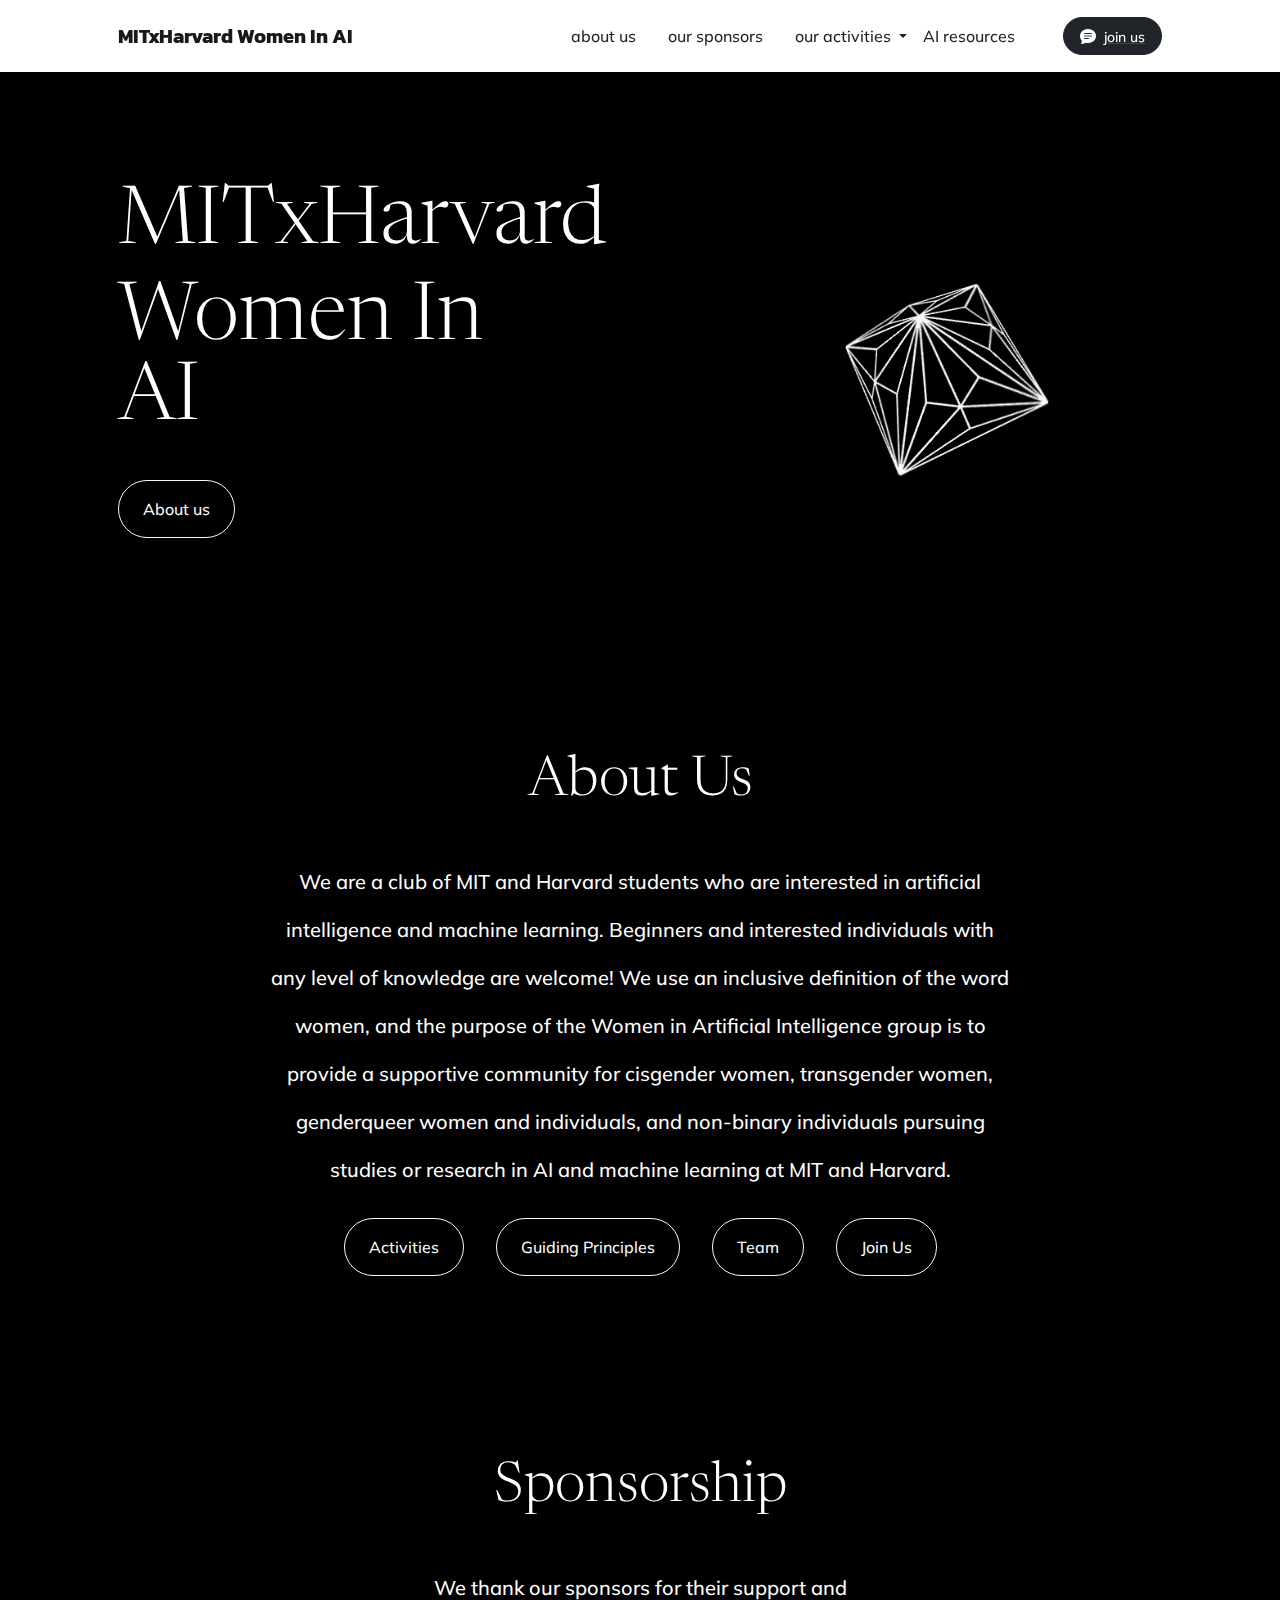
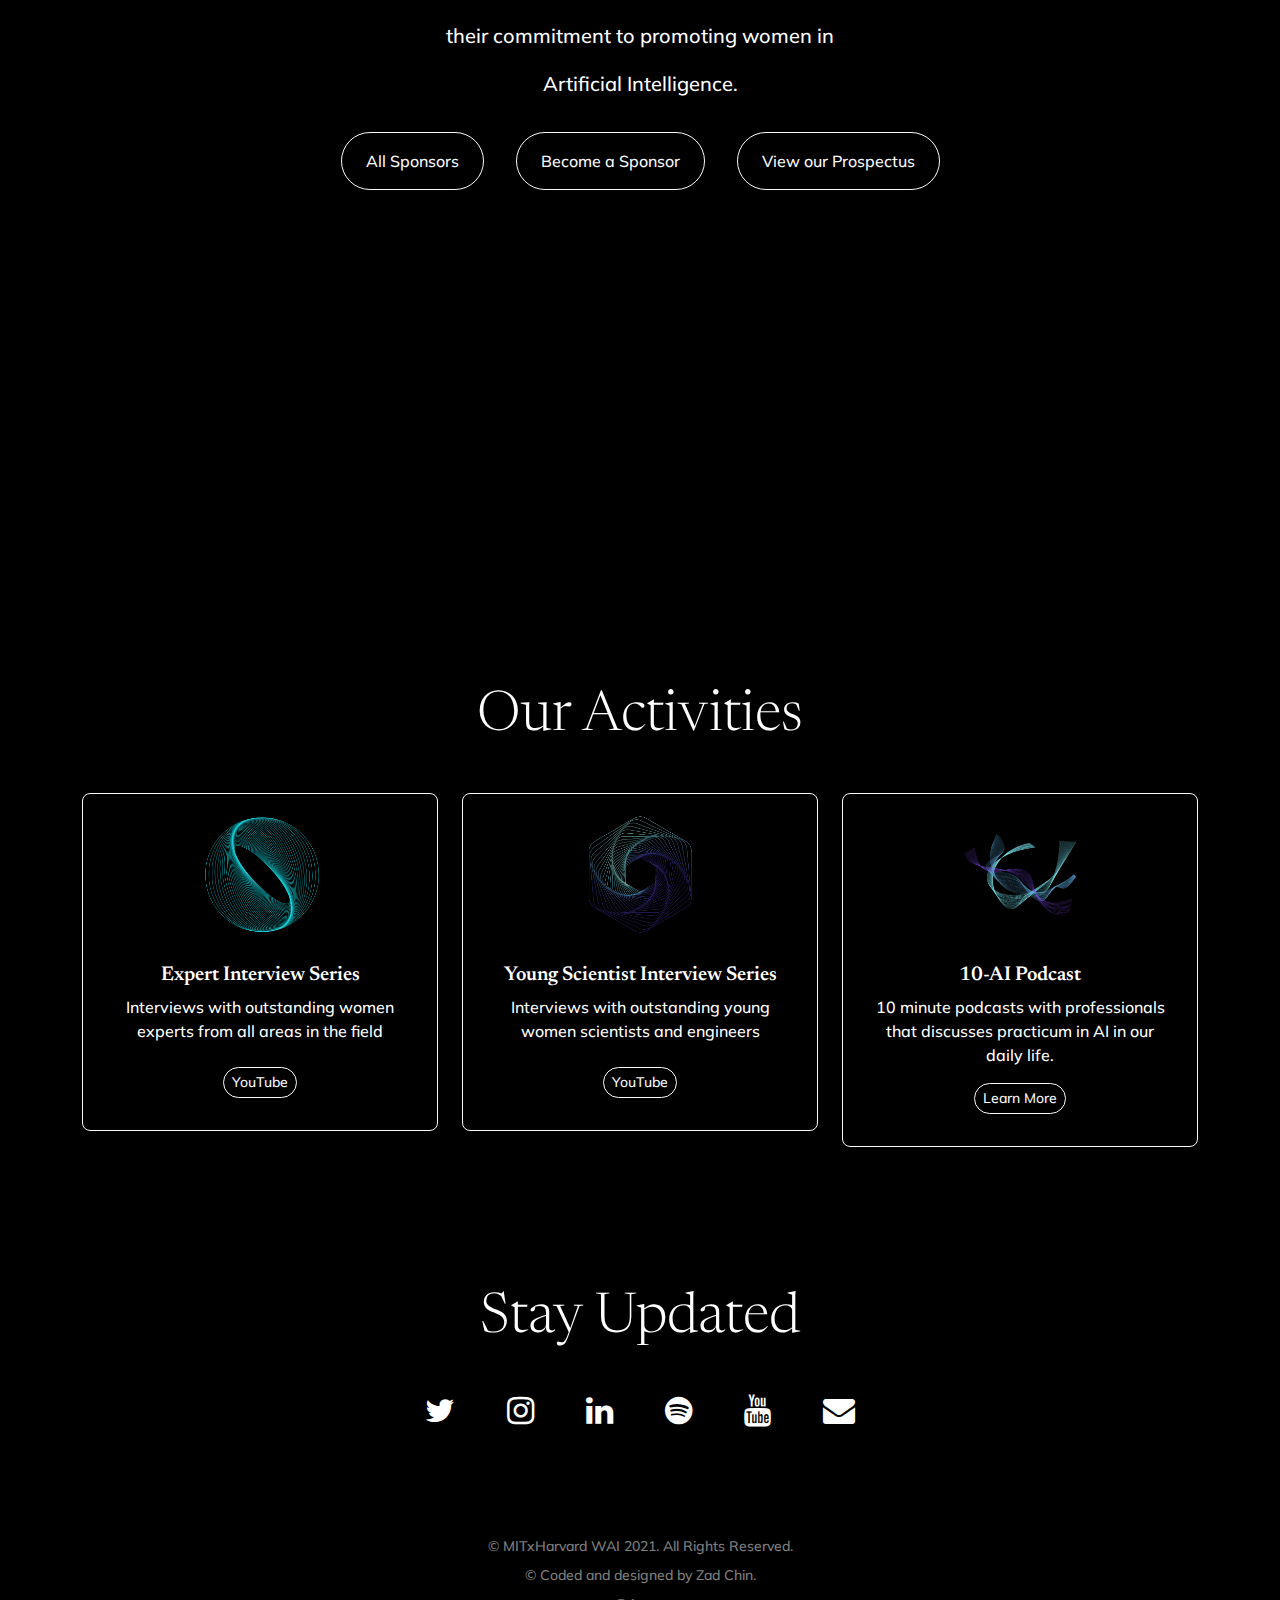
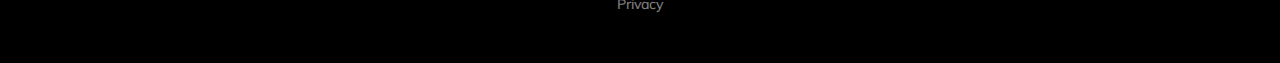
<file: index.html>
<!DOCTYPE html>
<html lang="en">
    <head>
        <meta charset="utf-8" />
        <meta name="viewport" content="width=device-width, initial-scale=1, shrink-to-fit=no" />
        <meta name="description" content="" />
        <meta name="author" content="" />
        <title>MITxHarvard WAI</title>
        <link rel="icon" type="image/x-icon" href="assets/favicon.ico" />
        <!-- Bootstrap icons-->
        <link href="https://cdn.jsdelivr.net/npm/bootstrap-icons@1.5.0/font/bootstrap-icons.css" rel="stylesheet" />
        <link rel="stylesheet" href="https://cdnjs.cloudflare.com/ajax/libs/font-awesome/4.7.0/css/font-awesome.min.css">
        <!-- Google fonts-->
        <link rel="preconnect" href="https://fonts.gstatic.com" />
        <link href="https://fonts.googleapis.com/css2?family=Newsreader:ital,wght@0,600;1,600&amp;display=swap" rel="stylesheet" />
        <link href="https://fonts.googleapis.com/css2?family=Mulish:ital,wght@0,300;0,500;0,600;0,700;1,300;1,500;1,600;1,700&amp;display=swap" rel="stylesheet" />
        <link href="https://fonts.googleapis.com/css2?family=Kanit:ital,wght@0,400;1,400&amp;display=swap" rel="stylesheet" />
        <!-- Core theme CSS (includes Bootstrap)-->
        <link href="css/styles.css" rel="stylesheet" />
        <script src="https://ajax.googleapis.com/ajax/libs/jquery/3.5.1/jquery.min.js"></script>
        <script src="https://maxcdn.bootstrapcdn.com/bootstrap/3.4.1/js/bootstrap.min.js"></script>
        <!-- Latest compiled and minified CSS -->
        <link href="https://maxcdn.bootstrapcdn.com/bootstrap/3.3.7/css/bootstrap.min.css" integrity="sha384-BVYiiSIFeK1dGmJRAkycuHAHRg32OmUcww7on3RYdg4Va+PmSTsz/K68vbdEjh4u" crossorigin="anonymous">
    </head>
    <body id="page-top">
        <!-- Navigation-->
        <nav class="navbar navbar-expand-lg navbar-light fixed-top shadow-sm" id="mainNav">
            <div class="container px-5">
                <a class="navbar-brand fw-bold" href="#page-top">MITxHarvard Women In AI</a>
                <a href="https://mitharvardwai.github.io/"></a>
                <button class="navbar-toggler" href="index.html" type="button" data-bs-toggle="collapse" data-bs-target="#navbarResponsive" aria-controls="navbarResponsive" aria-expanded="false" aria-label="Toggle navigation">
                    Menu
                    <i class="bi-list"></i>
                </button>
                <div class="collapse navbar-collapse" id="navbarResponsive">
                    <ul class="navbar-nav ms-auto me-4 my-3 my-lg-0">
                        <li class="nav-item"><a class="nav-link me-lg-3" href="about.html">about us</a></li>
                        <li class="nav-item"><a class="nav-link me-lg-3" href="sponsors.html">our sponsors</a></li>
                        <li class="nav-item dropdown">
                            <a class="nav-link dropdown-toggle" href="#" id="navbarDropdown" role="button" data-toggle="dropdown" aria-haspopup="true" aria-expanded="false">
                             our activities
                            </a>
                            <div class="dropdown-menu" aria-labelledby="navbarDropdown">
                              <a class="dropdown-item" href="https://youtube.com/playlist?list=PLHRV6sepviTkADNGvPA8upzKImbL9tEw1">Expert Interview Series</a>
                              <a class="dropdown-item" href="https://youtube.com/playlist?list=PLHRV6sepviTlB3enIBrlRa_0bqqHnmXtY">Young Scienctist Interview Series</a>
                              <a class="dropdown-item" href="https://iwanttobeatuna.github.io/Ai-4-daily-life/">10 AI Podcast</a>
                            </div>
                          </li>
                        <li class="nav-item"><a class="nav-link me-lg-3" href="resources.html">AI resources</a></li>
                    </ul>
                    <button class="btn btn-dark rounded-pill px-3 mb-2 mb-lg-0" data-bs-toggle="modal" >
                        <span class="d-flex align-items-center">
                            <i class="bi-chat-text-fill me-2"></i>
                            <a href="https://forms.gle/vxCLGdPdhGr6rkAWA"><span class="small text-white">join us</span></a>
                        </span>
                    </button>
                </div>
            </div>
        </nav>
        
        
        <!-- Mashead header-->
        <header class="masthead">
            <div class="container px-5">
                <div class="row gx-5 align-items-center justify-content-center justify-content-lg-between">
                    <div class="col-lg-6">
                        <!-- Mashead text and app badges-->
                        <div class="mb-5 mb-lg-0 text-center text-lg-start">
                            <h1 class="display-1 lh-1 mb-3 text-white">MITxHarvard</h1>
                            <h1 class="display-1 lh-1 mb-3 text-white">Women In AI</h1>
                            <div class="d-flex flex-column flex-lg-row align-items-center">
                                <a class="btn btn-outline-light py-3 px-4 mt-4 mb-4 rounded-pill" href="#about" target="_self">About us</a>
                            </div>
                        </div>
                    </div>
                    <div class="col-sm-8 col-md-6">
                        <div class="px-5 px-sm-0"><img class='img-fluid' src="assets/img/8.gif" style="width: 100%; max-width: 100%; height: auto;"></div>
                    </div>
                </div>
            </div>
        </header>

        <!-- About Us aside-->
        <aside class="text-center bg-black" id ='about'>
            <div class="container px-5">
                <div class="row gx-5 justify-content-center">
                    <div class="col-9">
                        <h2 class="display-4 lh-1 mb-5 text-center text-white">About Us</h2>
                        <p class="lead fw-normal text-white mb-5 mb-lg-0 card-text" >
                            We are a club of MIT and Harvard students who are interested in artificial intelligence and machine learning. Beginners and interested individuals with any level of knowledge are welcome! We use an inclusive definition of the word women, and the purpose of the Women in Artificial Intelligence group is to provide a supportive community for cisgender women, transgender women, genderqueer women and individuals, and non-binary individuals pursuing studies or research in AI and machine learning at MIT and Harvard. </p>
                    </div>
                </div>
            </div>

            <div class="d-flex flex-column flex-lg-row align-items-center justify-content-center">
                <a class="btn btn-outline-light py-3 px-4 mt-4 mb-4 mx-3 rounded-pill" href="#activities" target="_self">Activities</a>
                <a class="btn btn-outline-light py-3 px-4 mt-4 mb-4 mx-3 rounded-pill" href="about.html#gp" target="_self">Guiding Principles</a>
                <a class="btn btn-outline-light py-3 px-4 mt-4 mb-4 mx-3 rounded-pill" href="about.html#team" target="_self">Team</a>
                <a class="btn btn-outline-light py-3 px-4 mt-4 mb-4 mx-3 rounded-pill" href="about.html#team" target="_self">Join Us</a>
            </div>
        </aside>

        <!-- Our sponsor-->
        <aside class="text-center bg-black" id ='sponsor'>
            <div class="container px-5">
                <div class="row gx-5 justify-content-center">
                    <div class="col-6">
                        <h2 class="display-4 lh-1 mb-5 text-center text-white">Sponsorship</h2>
                        <p class="lead fw-normal text-white mb-5 mb-lg-0 card-text" >
                            We thank our sponsors for their support and their commitment to promoting women in Artificial Intelligence. </p>
                    </div>
                    <div class="d-flex flex-column flex-lg-row align-items-center justify-content-center">
                        <a class="btn btn-outline-light py-3 px-4 mt-4 mb-4 mx-3 rounded-pill" href="sponsors.html" target="_self">All Sponsors</a>
                        <a class="btn btn-outline-light py-3 px-4 mt-4 mb-4 mx-3 rounded-pill" href="https://forms.gle/5ucbakyzcQsqQCwg7" target="_self">Become a Sponsor</a>
                        <a class="btn btn-outline-light py-3 px-4 mt-4 mb-4 mx-3 rounded-pill" href="https://drive.google.com/file/d/1iDvIJeJjEVEjJnCp7jCIyAsz921wa-lK/view" target="_blank">View our Prospectus</a>
                    </div>
                    
                    <div class="pic-ctn">
                            <img src="assets/img/sponsors/IMC_GOLD.png" alt="" class="pic">
                            <img src="assets/img/sponsors/portfolio_insider_GOLD.png" alt="" class="pic">
                            <img src="assets/img/sponsors/covariant_GOLD.png" alt="" class="pic">
                            <img src="assets/img/sponsors/Y_Combinator_logo_.png" alt="" class="pic">
                            <img src="assets/img/sponsors/citadel.png" alt="" class="pic">
                    </div>
                    
                </div>
            </div>

            
        </aside>



        <!-- Activities section-->
        <section class="bg-black" id="activities">
            <div class="container">
                <div class="row  align-items-center justify-content-center justify-content-lg-between">
                    <div class="col-12 text-center">
                        <h2 class="display-4 lh-1 mb-5 text-center text-white">Our Activities</h2>
                    </div>
                </div>
            </div>

            <div class="container text-center">
                <div class="row">
                    <div class="col-lg-4 mb-4">
                        <div class="card shadow p-3 rounded border-light bg-transparent text-center">
                            <img src="assets/img/12.png" alt="" class="img-responsive mb-2" style="width: 40%; max-width: 40%; height: auto;">
                            <div class="card-body">
                                <h5 class="card-title text-center text-white">Expert Interview Series</h5>
                                <p class="card-text text-center text-white">Interviews with outstanding women experts from all areas in the field</p>
                                <div class="row align-items-center justify-content-center">
                                <div class="col text-center mt-2 mx-1"><a href="https://youtube.com/playlist?list=PLHRV6sepviTkADNGvPA8upzKImbL9tEw1" class="btn btn-outline-light btn-sm rounded-pill" target="_blank">YouTube</a></div>
                            </div>
                            </div>
                        </div>
                    </div>
                    <div class="col-lg-4 mb-4">
                        <div class="card shadow p-3 rounded border-light bg-transparent">
                            <img src="assets/img/13.png" alt="" class="img-responsive mb-2" style="width: 40%; max-width: 40%; height: auto;">
                            <div class="card-body">
                                <h5 class="card-title text-center text-white">Young Scientist Interview Series</h5>
                                <p class="card-text text-center text-white">Interviews with outstanding young women scientists and engineers</p>
                                <div class="row align-items-center justify-content-center">
                                    <div class="col text-center mt-2 mx-1"><a href="https://youtube.com/playlist?list=PLHRV6sepviTlB3enIBrlRa_0bqqHnmXtY" class="btn btn-outline-light btn-sm rounded-pill" target="_blank">YouTube</a></div>
                                </div>
                            </div>
                        </div>
                    </div>
                <div class="col-lg-4 mb-4">
                    <div class="card shadow p-3 rounded border-light bg-transparent">
                        <img src="assets/img/14.png" alt="" class="img-responsive mb-2" style="width: 40%; max-width: 40%; height: auto;">
                        <div class="card-body">
                            <h5 class="card-title text-center text-white">10-AI Podcast</h5>
                            <p class="card-text text-center text-white">10 minute podcasts with professionals that discusses practicum in AI in our daily life.</p>
                            <div class="col text-center mt-2"><a href="https://iwanttobeatuna.github.io/Ai-4-daily-life/" class="btn btn-outline-light btn-sm rounded-pill" target="_blank">Learn More</a></div>
                        </div>
                    </div>
                </div>
            </div>
        </section>

        <!-- Social Media bar -->
                <section class="bg-black" id="social-media">
                    <div class="container">
                        <div class="row  align-items-center justify-content-center justify-content-lg-between">
                            <div class="col-12 text-center">
                                <h2 class="display-4 lh-1 mb-5 text-center text-white">Stay Updated</h2>
                            </div>
                        </div>
                    </div>
                    <div class="container px-5">
                        <div class="row gx-5 align-items-center justify-content-center justify-content-lg-between">
                            <div class="col-12 text-center text-white">
        
                                <!-- Twitter -->
                                <a href='https://mobile.twitter.com/mitxharvard_wai?lang=en' target="_blank"><i class="fa fa-twitter fa-2x mx-4 text-white"></i></a>
        
                                <!-- Instagram -->
                                <a href ="https://www.instagram.com/mitxharvard_wai/" target="_blank"><i class="fa fa-instagram fa-2x mx-4 text-white"></i></a>
        
                                <!-- Linkedin -->
                                <a href ="https://www.linkedin.com/company/mitxharvard-women-in-ai" target="_blank"><i class="fa fa-linkedin fa-2x mx-4 text-white"></i></a>
        
                                <!-- Spotify -->
                                <a href ="#!"><i class="fa fa-spotify fa-2x mx-4 text-white" target="_blank"></i></a>
        
                                <!-- Youtube -->
                                <a href ="https://www.youtube.com/channel/UCZMXuC5nC2HkcncU9TFTC8Q" target="_blank" ><i class="fa fa-youtube fa-2x mx-4 text-white"></i></a>
        
                                <!-- Email -->
                                <a href ="mailto:wai_exec@mit.edu" target="_blank"><i class="fa fa-envelope fa-2x mx-4 text-white"></i></a>
                        </div>
                    </div>
        
                    </div>
        </section>

        <!-- Footer-->
        <footer class="bg-black text-center py-5">
            <div class="container px-5">
                <div class="text-white-50 small">
                    <div class="mb-2">&copy; MITxHarvard WAI 2021. All Rights Reserved.</div>
                    <div class="mb-2">&copy; Coded and designed by <a href = "https://github.com/Iwanttobeatuna">Zad Chin</a>.</div>
                    <a href="privacy.html">Privacy</a>
                </div>
            </div>
        </footer>
        
        <!-- Bootstrap core JS-->
        <!-- Latest compiled and minified JavaScript -->
        <script src="https://maxcdn.bootstrapcdn.com/bootstrap/3.3.7/js/bootstrap.min.js" integrity="sha384-Tc5IQib027qvyjSMfHjOMaLkfuWVxZxUPnCJA7l2mCWNIpG9mGCD8wGNIcPD7Txa" crossorigin="anonymous"></script>
        <script src="https://cdn.jsdelivr.net/npm/bootstrap@5.0.1/dist/js/bootstrap.bundle.min.js"></script>
        <script src="https://ajax.googleapis.com/ajax/libs/jquery/3.1.1/jquery.min.js"></script>
        <script src="https://maxcdn.bootstrapcdn.com/bootstrap/3.3.7/js/bootstrap.min.js"></script>
        <!-- Core theme JS-->
        <script src="js/scripts.js"></script>
    </body>
</html>
</file>
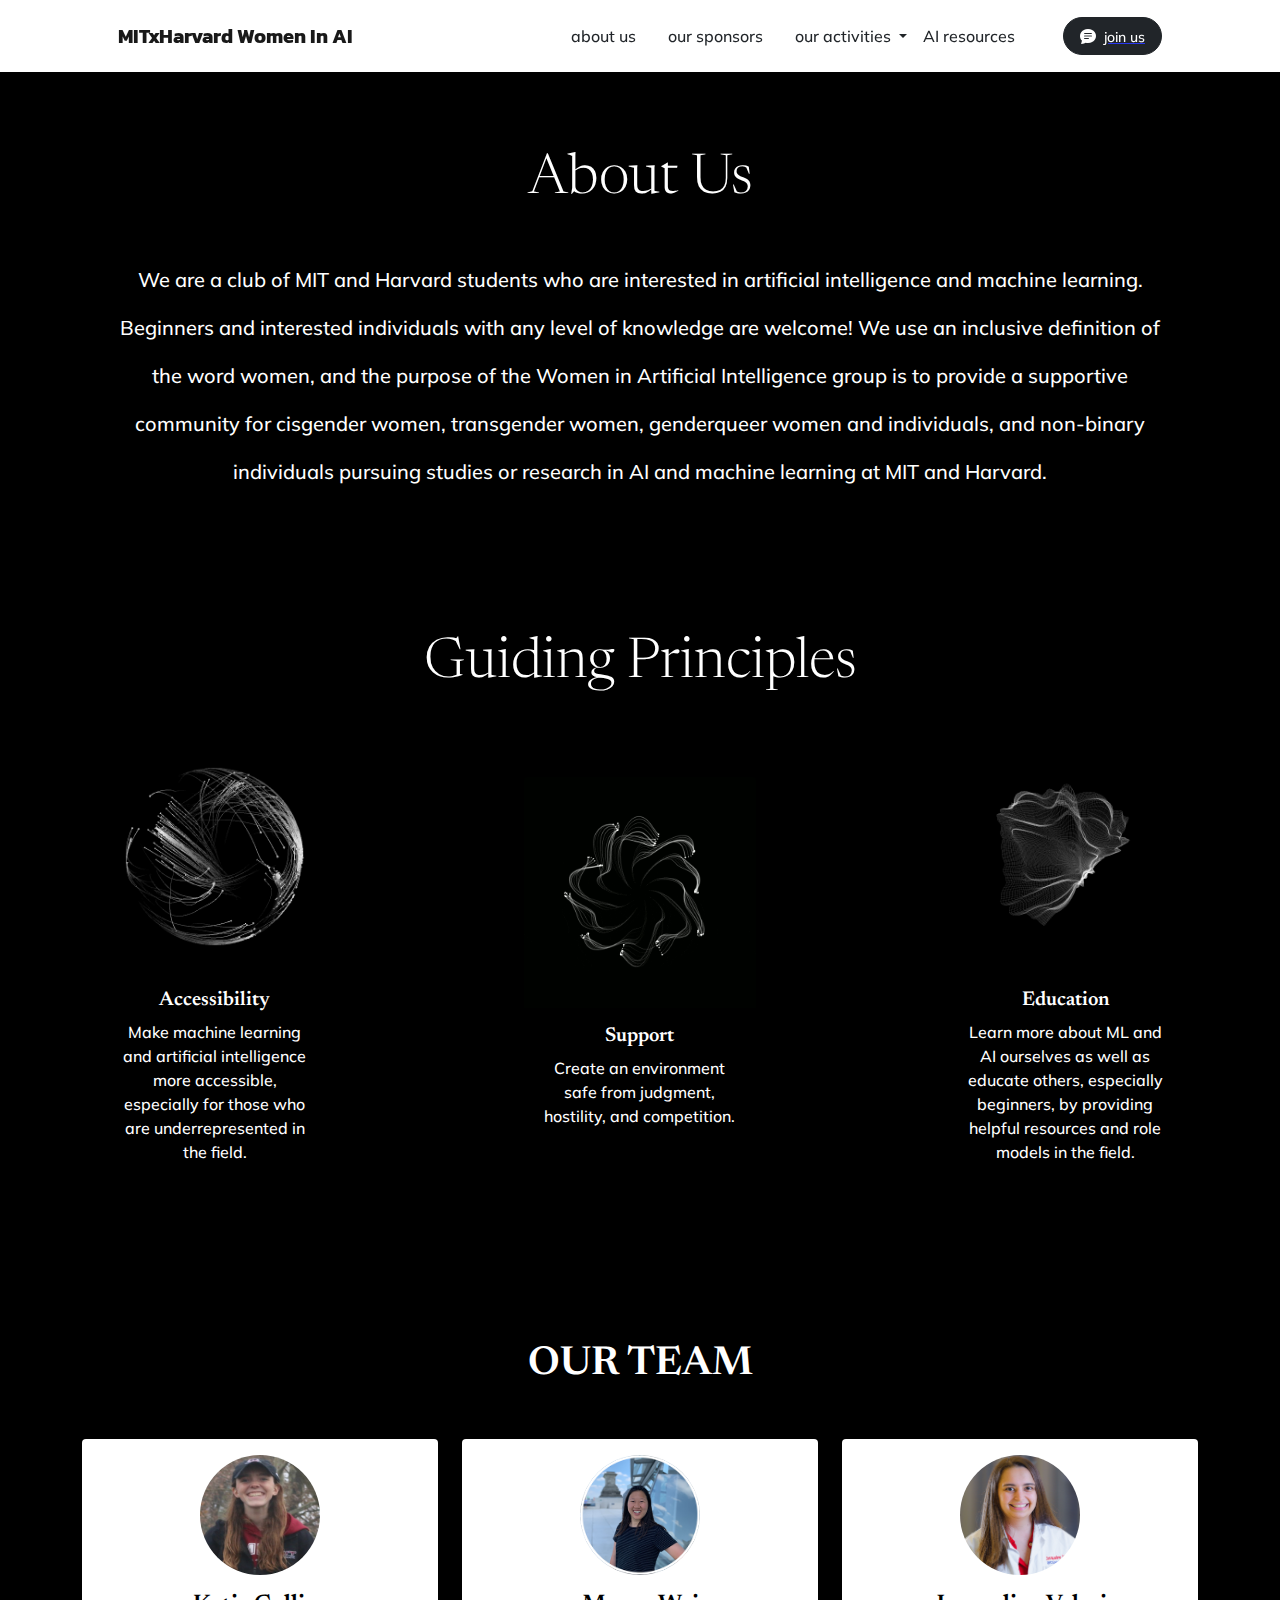
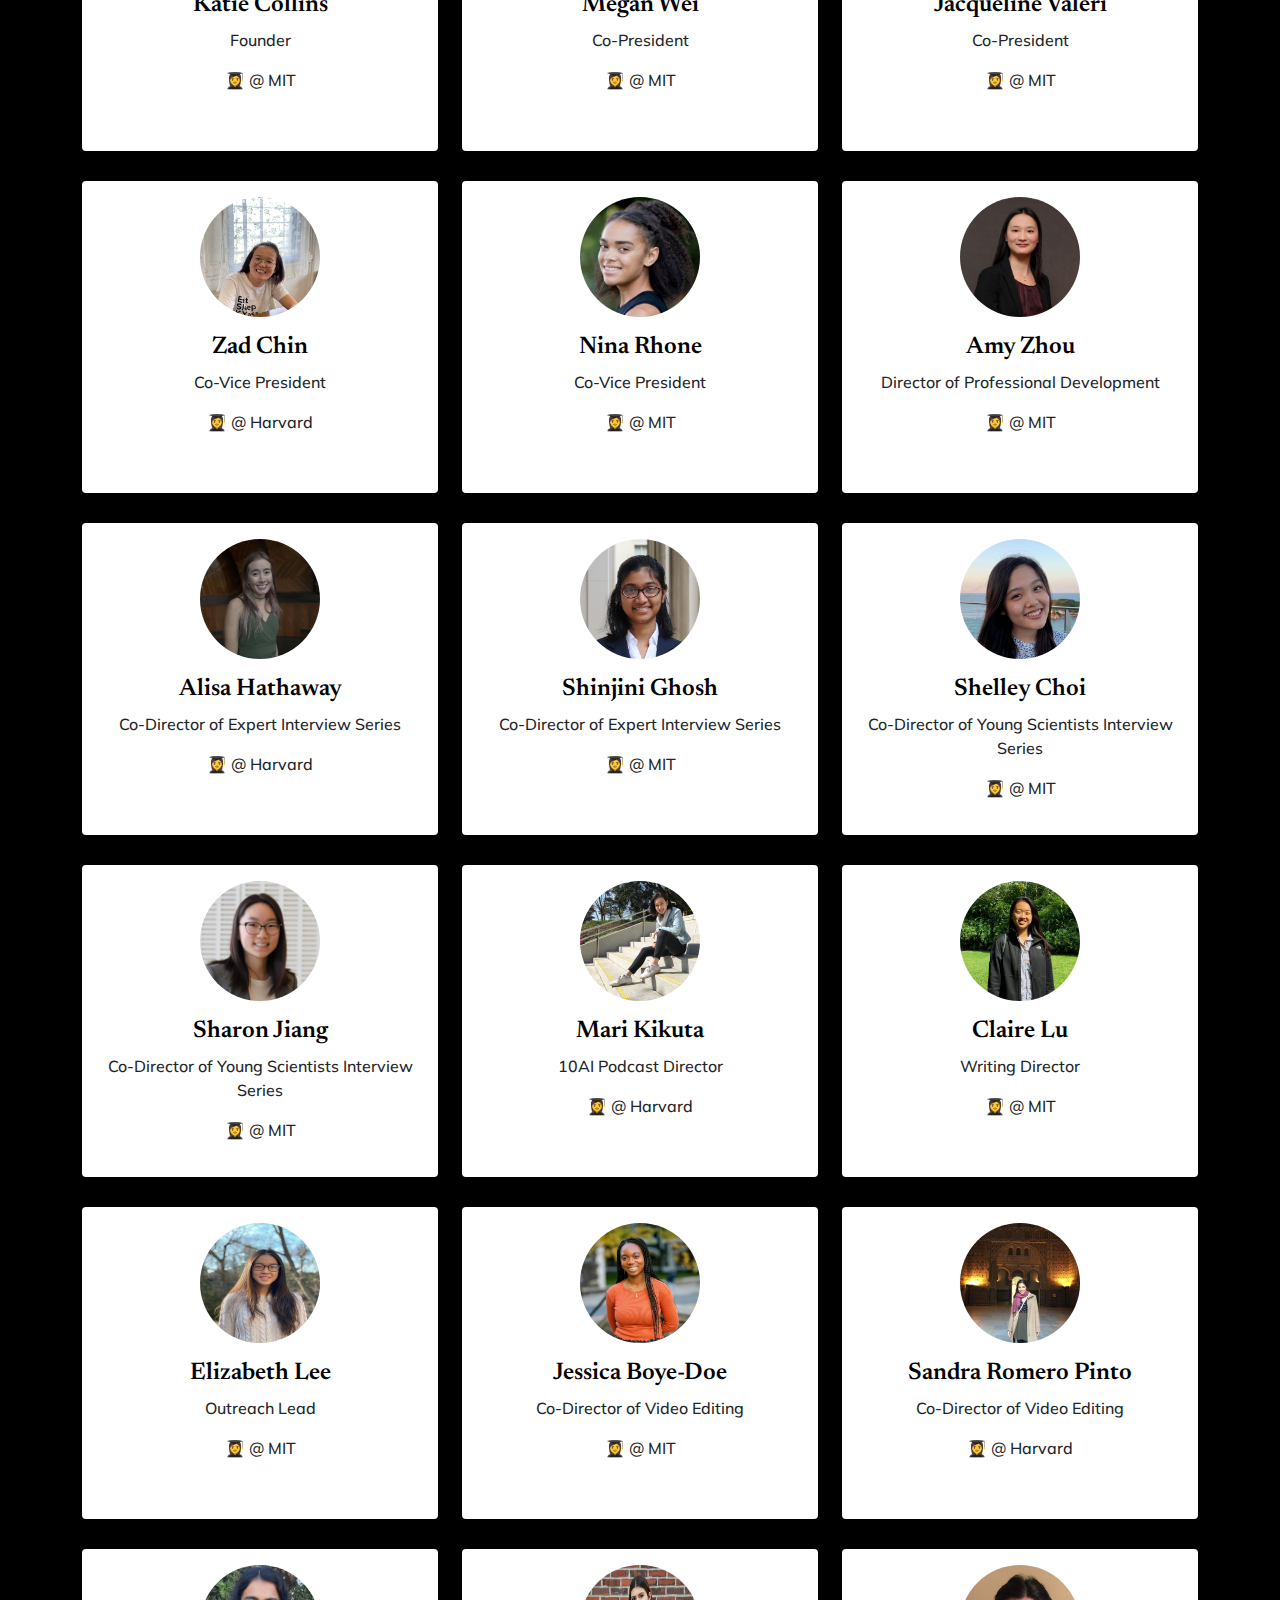
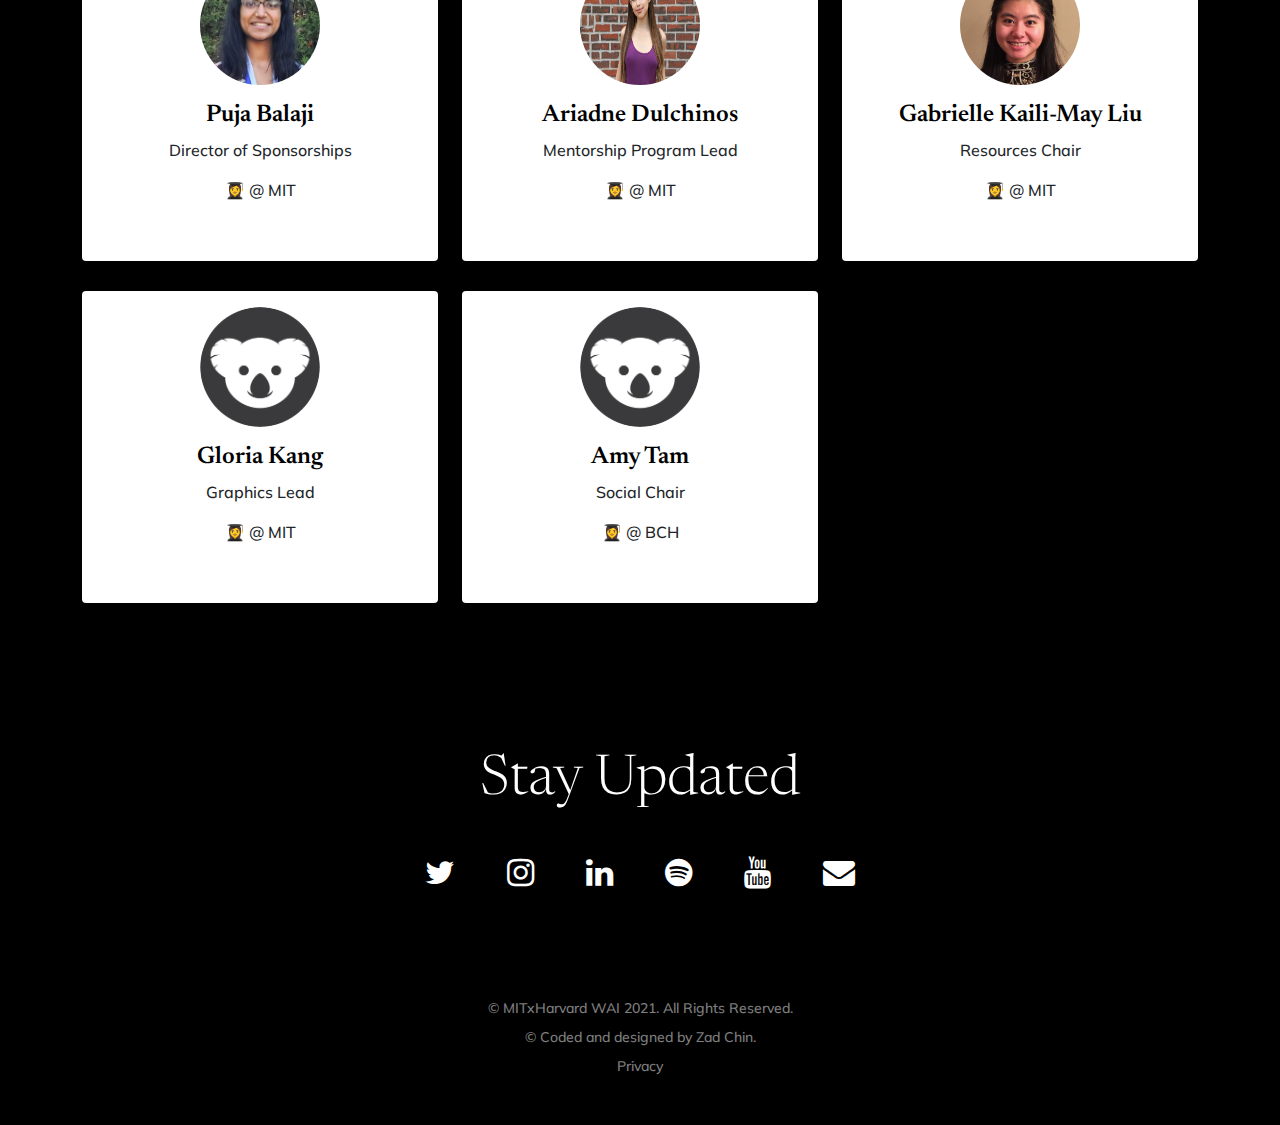
<file: about.html>
<!DOCTYPE html>
<html lang="en">
    <head>
        <meta charset="utf-8" />
        <meta name="viewport" content="width=device-width, initial-scale=1, shrink-to-fit=no" />
        <meta name="description" content="" />
        <meta name="author" content="" />
        <title>MITxHarvard WAI</title>
        <link rel="icon" type="image/x-icon" href="assets/favicon.ico" />
        <!-- Bootstrap icons-->
        <link href="https://cdn.jsdelivr.net/npm/bootstrap-icons@1.5.0/font/bootstrap-icons.css" rel="stylesheet" />
        <link rel="stylesheet" href="https://cdnjs.cloudflare.com/ajax/libs/font-awesome/4.7.0/css/font-awesome.min.css">
        <!-- Google fonts-->
        <link rel="preconnect" href="https://fonts.gstatic.com" />
        <link href="https://fonts.googleapis.com/css2?family=Newsreader:ital,wght@0,600;1,600&amp;display=swap" rel="stylesheet" />
        <link href="https://fonts.googleapis.com/css2?family=Mulish:ital,wght@0,300;0,500;0,600;0,700;1,300;1,500;1,600;1,700&amp;display=swap" rel="stylesheet" />
        <link href="https://fonts.googleapis.com/css2?family=Kanit:ital,wght@0,400;1,400&amp;display=swap" rel="stylesheet" />
        <!-- Core theme CSS (includes Bootstrap)-->
        <link href="css/styles.css" rel="stylesheet" />
    </head>
    <body id="page-top">
        <!-- Navigation-->
        <nav class="navbar navbar-expand-lg navbar-light fixed-top shadow-sm" id="mainNav">
            <div class="container px-5">
                <a class="navbar-brand fw-bold" href="index.html">MITxHarvard Women In AI</a>
                <a href="https://mitharvardwai.github.io/"></a>
                <button class="navbar-toggler" href="index.html" type="button" data-bs-toggle="collapse" data-bs-target="#navbarResponsive" aria-controls="navbarResponsive" aria-expanded="false" aria-label="Toggle navigation">
                    Menu
                    <i class="bi-list"></i>
                </button>
                <div class="collapse navbar-collapse" id="navbarResponsive">
                    <ul class="navbar-nav ms-auto me-4 my-3 my-lg-0">
                        <li class="nav-item"><a class="nav-link me-lg-3" href="about.html">about us</a></li>
                        <li class="nav-item"><a class="nav-link me-lg-3" href="sponsors.html">our sponsors</a></li>
                        <li class="nav-item dropdown">
                            <a class="nav-link dropdown-toggle" href="#" id="navbarDropdown" role="button" data-toggle="dropdown" aria-haspopup="true" aria-expanded="false">
                             our activities
                            </a>
                            <div class="dropdown-menu" aria-labelledby="navbarDropdown">
                              <a class="dropdown-item" href="https://youtube.com/playlist?list=PLHRV6sepviTkADNGvPA8upzKImbL9tEw1">Expert Interview Series</a>
                              <a class="dropdown-item" href="https://youtube.com/playlist?list=PLHRV6sepviTlB3enIBrlRa_0bqqHnmXtY">Young Scienctist Interview Series</a>
                              <a class="dropdown-item" href="https://iwanttobeatuna.github.io/Ai-4-daily-life/">10 AI Podcast</a>
                            </div>
                          </li>
                        <li class="nav-item"><a class="nav-link me-lg-3" href="resources.html">AI resources</a></li>
                    </ul>
                    <button class="btn btn-dark rounded-pill px-3 mb-2 mb-lg-0" data-bs-toggle="modal" >
                        <span class="d-flex align-items-center">
                            <i class="bi-chat-text-fill me-2"></i>
                            <a href="https://forms.gle/QCNsgucp4HgneJC58"><span class="small text-white">join us</span></a>
                        </span>
                    </button>
                </div>
            </div>
        </nav>
        
        
        <!-- Basic features section-->
        <section class="bg-black masthead" id="features">
            <div class="container px-5">
                <div class="row gx-5 align-items-center justify-content-center justify-content-lg-between">
                    <div class="col-12">
                        <h2 class="display-4 lh-1 mb-5 text-center text-white">About Us</h2>
                        <p class="lead fw-normal text-white mb-5 mb-lg-0 card-text text-center" >
                            We are a club of MIT and Harvard students who are interested in artificial intelligence and machine learning. Beginners and interested individuals with any level of knowledge are welcome! We use an inclusive definition of the word women, and the purpose of the Women in Artificial Intelligence group is to provide a supportive community for cisgender women, transgender women, genderqueer women and individuals, and non-binary individuals pursuing studies or research in AI and machine learning at MIT and Harvard. </p>
                    </div>
                </div>
            </div>
        </section>

        <!-- Guiding Principles section-->
        <section class="bg-black" id="gp">
            <div class="container px-5">
                <div class="row gx-5 align-items-center justify-content-center justify-content-lg-between">
                    <h2 class="display-4 lh-1 mb-5 text-center text-white">Guiding Principles</h2>
                </div>
            </div>
            <div class="container text-center">
                <div class="row gx-5 align-items-center justify-content-center justify-content-lg-between">  
                    <div class="col-lg-4 mb-4">
                        <div class="card text-white bg-black mb-3 mx-3">
                        <img class="card-img-top" src="assets/img/1.gif" alt="Card image cap">
                        <div class="card-body">
                            <h5 class="card-title text-center">Accessibility</h5>
                            <p class="card-text text-center">Make machine learning and artificial intelligence more accessible, especially for those who are underrepresented in the field.</p>
                        </div>
                        </div>
                    </div>
                    <div class="col-lg-4 mb-4">
                        <div class="card text-white bg-black mb-3 mx-3">
                        <img class="card-img-top" src="assets/img/2.gif" alt="Card image cap">
                        <div class="card-body">
                            <h5 class="card-title text-center">Support</h5>
                            <p class="card-text text-center">Create an environment safe from judgment, hostility, and competition.</p>
                        </div>
                        </div>
                    </div> 
                    <div class="col-lg-4 mb-4">
                        <div class="card text-white bg-black mb-3 mx-3">
                        <img class="card-img-top" src="assets/img/3.gif" alt="Card image cap" >
                        <div class="card-body">
                            <h5 class="card-title text-center">Education</h5>
                            <p class="card-text text-center">Learn more about ML and AI ourselves as well as educate others, especially beginners, by providing helpful resources and role models in the field.</p>
                        </div>
                        </div>
                    </div>
                </div>
            </div>
        </section>

        <!-- Team section-->
        <section class="bg-black px-5" id="team">
            <div class="container bg-black">
                <h5 class="section-title  text-white h1">OUR TEAM</h5>
                <div class="row">
                    <!-- Team member -->
                    <div class="col-xs-12 col-sm-6 col-md-4">
                        <div class="image-flip" >
                            <div class="mainflip flip-0">
                                <div class="frontside">
                                    <div class="card">
                                        <div class="card-body text-center">
                                            <p><img class=" img-fluid" src="assets/img/team/katie_c.png" alt="card image"></p>
                                            <h4 class="card-title">Katie Collins</h4>
                                            <p class="card-text">Founder</p>
                                            <p class="card-text">👩‍🎓 @ MIT</p>
                                        </div>
                                    </div>
                                </div>
                                <div class="backside">
                                    <div class="card">
                                        <div class="card-body text-center mt-4">
                                            <h4 class="card-title">Katie Collins</h4>
                                            <p class="card-text">Hi, I'm Katie! I'm a recent graduate of MIT and am now a Marshall Scholar, studying machine learning at the University of Cambridge. I'm particularly interested in computational cognitive science and the gap between biological and machine intelligence. As a fun fact, I'm very afraid of thunderstorms and turkeys!</p>
                                            <ul class="list-inline">
                                                <li class="list-inline-item">
                                                    <a class="social-icon text-xs-center" target="_blank" href="https://www.linkedin.com/in/katie-collins-474121175/">
                                                        <i class="fa fa-linkedin"></i>
                                                    </a>
                                                </li>
                            
                                            </ul>
                                        </div>
                                    </div>
                                </div>
                            </div>
                        </div>
                    </div>
                    <!-- ./Team member -->
                    <!-- Team member -->
                    <div class="col-xs-12 col-sm-6 col-md-4">
                        <div class="image-flip" >
                            <div class="mainflip flip-0">
                                <div class="frontside">
                                    <div class="card">
                                        <div class="card-body text-center">
                                            <p><img class=" img-fluid" src="assets/img/team/megan_w.png" alt="card image"></p>
                                            <h4 class="card-title">Megan Wei</h4>
                                            <p class="card-text">Co-President</p>
                                            <p class="card-text">👩‍🎓 @ MIT</p>
                                        </div>
                                    </div>
                                </div>
                                <div class="backside">
                                    <div class="card">
                                        <div class="card-body text-center mt-4">
                                            <h4 class="card-title">Megan Wei</h4>
                                            <p class="card-text">Hey! I’m Megan, a rising senior at MIT studying Computer Science and Business Analytics. My interests lie in computer vision, natural language processing, entrepreneurship, and venture capital! A fun fact about me is that I like to write music and jam to various tunes on the piano, cello, and guitar!</p>
                                            <ul class="list-inline">
                                                <li class="list-inline-item">
                                                    <a class="social-icon text-xs-center" target="_blank" href="https://www.linkedin.com/in/megan-wei/">
                                                        <i class="fa fa-linkedin"></i>
                                                    </a>
                                                </li>
                            
                                            </ul>
                                        </div>
                                    </div>
                                </div>
                            </div>
                        </div>
                    </div>
                    <!-- ./Team member -->
                    <!-- Team member -->
                    <div class="col-xs-12 col-sm-6 col-md-4">
                        <div class="image-flip" >
                            <div class="mainflip flip-0">
                                <div class="frontside">
                                    <div class="card">
                                        <div class="card-body text-center">
                                            <p><img class=" img-fluid" src="assets/img/team/jackie_v.png" alt="card image"></p>
                                            <h4 class="card-title">Jacqueline Valeri</h4>
                                            <p class="card-text">Co-President</p>
                                            <p class="card-text">👩‍🎓 @ MIT</p>
                                        </div>
                                    </div>
                                </div>
                                <div class="backside">
                                    <div class="card">
                                        <div class="card-body text-center mt-4">
                                            <h4 class="card-title">Jacqueline Valeri</h4>
                                            <p class="card-text">Hi, I’m Jackie! I’m a 4th year PhD student in MIT Biological Engineering. My interests include antibiotics, synthetic biology, and machine learning. A fun fact about me is that I make candles in my spare time!</p>
                                            <ul class="list-inline">
                                                <li class="list-inline-item">
                                                    <a class="social-icon text-xs-center" target="_blank" href="https://www.linkedin.com/in/jacquelinevaleri/">
                                                        <i class="fa fa-linkedin"></i>
                                                    </a>
                                                </li>
                            
                                            </ul>
                                        </div>
                                    </div>
                                </div>
                            </div>
                        </div>
                    </div>
                    <!-- ./Team member -->
                    <!-- Team member -->
                    <div class="col-xs-12 col-sm-6 col-md-4">
                        <div class="image-flip" >
                            <div class="mainflip flip-0">
                                <div class="frontside">
                                    <div class="card">
                                        <div class="card-body text-center">
                                            <p><img class=" img-fluid" src="assets/img/team/zad_c.jpg" alt="card image"></p>
                                            <h4 class="card-title">Zad Chin</h4>
                                            <p class="card-text">Co-Vice President</p>
                                            <p class="card-text">👩‍🎓 @ Harvard</p>
                                        </div>
                                    </div>
                                </div>
                                <div class="backside">
                                    <div class="card">
                                        <div class="card-body text-center mt-4">
                                            <h4 class="card-title">Zad Chin</h4>
                                            <p class="card-text">Hi, I’m Zad! I’m a sophomore at Harvard concentrating in Computer Science and Economics. My interests include machine learning, particularly in healthcare, entrepreneurship, and reading. A fun fact about me is that I “party” in the shower when I am stressed.</p>
                                            <ul class="list-inline">
                                                <li class="list-inline-item">
                                                    <a class="social-icon text-xs-center" target="_blank" href="https://www.linkedin.com/in/zad-chin/">
                                                        <i class="fa fa-linkedin"></i>
                                                    </a>
                                                </li>
                            
                                            </ul>
                                        </div>
                                    </div>
                                </div>
                            </div>
                        </div>
                    </div>
                    <!-- ./Team member -->
                    <!-- Team member -->
                    <div class="col-xs-12 col-sm-6 col-md-4">
                        <div class="image-flip" >
                            <div class="mainflip flip-0">
                                <div class="frontside">
                                    <div class="card">
                                        <div class="card-body text-center">
                                            <p><img class=" img-fluid" src="assets/img/team/nina_r.jpeg" alt="card image"></p>
                                            <h4 class="card-title">Nina Rhone</h4>
                                            <p class="card-text">Co-Vice President</p>
                                            <p class="card-text">👩‍🎓 @ MIT</p>
                                        </div>
                                    </div>
                                </div>
                                <div class="backside">
                                    <div class="card">
                                        <div class="card-body text-center mt-4">
                                            <h4 class="card-title">Nina Rhone</h4>
                                            <p class="card-text">Hi, I am Nina! I am going a Junior at MIT, and am majoring in 6-9, Computation and Cognition! I am interested in neuroscience, design, and machine learning. A fun fact about me is that I have a painting instagram account! </p>
                                            <ul class="list-inline">
                                                <li class="list-inline-item">
                                                    <a class="social-icon text-xs-center" target="_blank" href="https://www.linkedin.com/in/nina-rhone-8535081bb/">
                                                        <i class="fa fa-linkedin"></i>
                                                    </a>
                                                </li>
                            
                                            </ul>
                                        </div>
                                    </div>
                                </div>
                            </div>
                        </div>
                    </div>
                    <!-- ./Team member -->
                    <!-- Team member -->
                    <div class="col-xs-12 col-sm-6 col-md-4">
                        <div class="image-flip" >
                            <div class="mainflip flip-0">
                                <div class="frontside">
                                    <div class="card">
                                        <div class="card-body text-center">
                                            <p><img class=" img-fluid" src="assets/img/team/amy_z.jpg" alt="card image"></p>
                                            <h4 class="card-title">Amy Zhou</h4>
                                            <p class="card-text">Director of Professional Development</p>
                                            <p class="card-text">👩‍🎓 @ MIT</p>
                                        </div>
                                    </div>
                                </div>
                                <div class="backside">
                                    <div class="card">
                                        <div class="card-body text-center mt-4">
                                            <h4 class="card-title">Amy Zhou</h4>
                                            <p class="card-text">I am a PhD student in Harvard Biostatistics. My interests include semi-competing risks and machine learning. In my free time, I enjoy watching science fiction shows/movies, reading, and baking.</p>
                                            <ul class="list-inline">
                                                <li class="list-inline-item">
                                                    <a class="social-icon text-xs-center" target="_blank" href="">
                                                        <i class="fa fa-linkedin"></i>
                                                    </a>
                                                </li>
                            
                                            </ul>
                                        </div>
                                    </div>
                                </div>
                            </div>
                        </div>
                    </div>
                    <!-- ./Team member -->
                    <!-- Team member -->
                    <div class="col-xs-12 col-sm-6 col-md-4">
                        <div class="image-flip" >
                            <div class="mainflip flip-0">
                                <div class="frontside">
                                    <div class="card">
                                        <div class="card-body text-center">
                                            <p><img class=" img-fluid" src="assets/img/team/alisa_h.jpg" alt="card image"></p>
                                            <h4 class="card-title">Alisa Hathaway</h4>
                                            <p class="card-text">Co-Director of Expert Interview Series</p>
                                            <p class="card-text">👩‍🎓 @ Harvard</p>
                                        </div>
                                    </div>
                                </div>
                                <div class="backside">
                                    <div class="card">
                                        <div class="card-body text-center mt-4">
                                            <h4 class="card-title">Alisa Hathaway</h4>
                                            <p class="card-text">Hi guys, I'm Alisa -- a rising senior majoring in Electrical Engineering & Brain and Cognitive Science. My interests include medical devices, brain-machine interfaces, and mechanical engineering. A fun fact about me is I have 6 pet chickens!</p>
                                            <ul class="list-inline">
                                                <li class="list-inline-item">
                                                    <a class="social-icon text-xs-center" target="_blank" href="">
                                                        <i class="fa fa-globe"></i>
                                                    </a>
                                                </li>
                            
                                            </ul>
                                        </div>
                                    </div>
                                </div>
                            </div>
                        </div>
                    </div>
                    <!-- ./Team member -->
                    <!-- Team member -->
                    <div class="col-xs-12 col-sm-6 col-md-4">
                        <div class="image-flip" >
                            <div class="mainflip flip-0">
                                <div class="frontside">
                                    <div class="card">
                                        <div class="card-body text-center">
                                            <p><img class=" img-fluid" src="assets/img/team/shinjini_g.jpg" alt="card image"></p>
                                            <h4 class="card-title">Shinjini Ghosh</h4>
                                            <p class="card-text">Co-Director of Expert Interview Series</p>
                                            <p class="card-text">👩‍🎓 @ MIT</p>
                                        </div>
                                    </div>
                                </div>
                                <div class="backside">
                                    <div class="card">
                                        <div class="card-body text-center mt-4">
                                            <h4 class="card-title">Shinjini Ghosh</h4>
                                            <p class="card-text">Hello, I'm Shinjini. I'm a senior at MIT majoring in EECS and Linguistics. My research interests include machine learning, especially healthcare-focused, as well as both pure and computational linguistics. A fun fact about me is that I grew up speaking 3 languages!</p>
                                            <ul class="list-inline">
                                                <li class="list-inline-item">
                                                    <a class="social-icon text-xs-center" target="_blank" href="">
                                                        <i class="fa fa-linkedin"></i>
                                                    </a>
                                                </li>
                            
                                            </ul>
                                        </div>
                                    </div>
                                </div>
                            </div>
                        </div>
                    </div>
                    <!-- ./Team member -->
                    <!-- Team member -->
                    <div class="col-xs-12 col-sm-6 col-md-4">
                        <div class="image-flip" >
                            <div class="mainflip flip-0">
                                <div class="frontside">
                                    <div class="card">
                                        <div class="card-body text-center">
                                            <p><img class=" img-fluid" src="assets/img/team/shelley_c.png" alt="card image"></p>
                                            <h4 class="card-title">Shelley Choi</h4>
                                            <p class="card-text">Co-Director of Young Scientists Interview Series</p>
                                            <p class="card-text">👩‍🎓 @ MIT</p>
                                        </div>
                                    </div>
                                </div>
                                <div class="backside">
                                    <div class="card">
                                        <div class="card-body text-center mt-4">
                                            <h4 class="card-title">Shelley Choi</h4>
                                            <p class="card-text">Hi there, I’m Shelley! I’m a third-year undergraduate student at MIT double majoring in CS and Business Analytics. I’m particularly interested in how machine learning, data science, and software engineering shape the world.</p>
                                            <ul class="list-inline">
                                                <li class="list-inline-item">
                                                    <a class="social-icon text-xs-center" target="_blank" href="">
                                                        <i class="fa fa-linkedin"></i>
                                                    </a>
                                                </li>
                            
                                            </ul>
                                        </div>
                                    </div>
                                </div>
                            </div>
                        </div>
                    </div>
                    <!-- ./Team member -->
                     <!-- Team member -->
                     <div class="col-xs-12 col-sm-6 col-md-4">
                        <div class="image-flip" >
                            <div class="mainflip flip-0">
                                <div class="frontside">
                                    <div class="card">
                                        <div class="card-body text-center">
                                            <p><img class=" img-fluid" src="assets/img/team/sharon_c.jpeg" alt="card image"></p>
                                            <h4 class="card-title">Sharon Jiang</h4>
                                            <p class="card-text">Co-Director of Young Scientists Interview Series</p>
                                            <p class="card-text">👩‍🎓 @ MIT</p>
                                        </div>
                                    </div>
                                </div>
                                <div class="backside">
                                    <div class="card">
                                        <div class="card-body text-center mt-4">
                                            <h4 class="card-title">Sharon Jiang</h4>
                                            <p class="card-text">Hi, I'm Sharon! I'm a senior in MIT Computer Science and Engineering. My interests include machine learning and causal inference applied to healthcare contexts. A fun fact about me is that I once went ziplining in the White Mountains, and I'd highly recommend doing this for anyone who's a fan of fall foliage.</p>
                                            <ul class="list-inline">
                                                <li class="list-inline-item">
                                                    <a class="social-icon text-xs-center" target="_blank" href="https://www.linkedin.com/in/shelleychoi/">
                                                        <i class="fa fa-linkedin"></i>
                                                    </a>
                                                </li>
                            
                                            </ul>
                                        </div>
                                    </div>
                                </div>
                            </div>
                        </div>
                    </div>
                    <!-- ./Team member -->
                     <!-- Team member -->
                     <div class="col-xs-12 col-sm-6 col-md-4">
                        <div class="image-flip" >
                            <div class="mainflip flip-0">
                                <div class="frontside">
                                    <div class="card">
                                        <div class="card-body text-center">
                                            <p><img class=" img-fluid" src="assets/img/team/mari_k.jpeg" alt="card image"></p>
                                            <h4 class="card-title">Mari Kikuta</h4>
                                            <p class="card-text">10AI Podcast Director</p>
                                            <p class="card-text">👩‍🎓 @ Harvard</p>
                                        </div>
                                    </div>
                                </div>
                                <div class="backside">
                                    <div class="card">
                                        <div class="card-body text-center mt-4">
                                            <h4 class="card-title">Mari Kikuta</h4>
                                            <p class="card-text">Hi I’m Mari and I’m a sophomore in Harvard College. I’m planning to concentrate in neuroscience and I’m also interested in child care. In my spare time I like to go out for a run!</p>
                                            <ul class="list-inline">
                                                <li class="list-inline-item">
                                                    <a class="social-icon text-xs-center" target="_blank" href="https://www.linkedin.com/in/sharon-jiang/">
                                                        <i class="fa fa-linkedin"></i>
                                                    </a>
                                                </li>
                            
                                            </ul>
                                        </div>
                                    </div>
                                </div>
                            </div>
                        </div>
                    </div>
                    <!-- ./Team member -->
                    <!-- Team member -->
                    <div class="col-xs-12 col-sm-6 col-md-4">
                        <div class="image-flip" >
                            <div class="mainflip flip-0">
                                <div class="frontside">
                                    <div class="card">
                                        <div class="card-body text-center">
                                            <p><img class=" img-fluid" src="assets/img/team/claire_l.jpg" alt="card image"></p>
                                            <h4 class="card-title">Claire Lu</h4>
                                            <p class="card-text">Writing Director</p>
                                            <p class="card-text">👩‍🎓 @ MIT</p>
                                        </div>
                                    </div>
                                </div>
                                <div class="backside">
                                    <div class="card">
                                        <div class="card-body text-center mt-4">
                                            <h4 class="card-title">Claire Lu</h4>
                                            <p class="card-text">Hi! I’m Claire. I’m a second year undergrad at MIT studying Computer Science and Cognitive Science. My interests include artificial intelligence, neuroengineering, computational neuroscience, and so much more! I like to listen to music, embroider, and explore Boston in my free time.</p>
                                            <ul class="list-inline">
                                                <li class="list-inline-item">
                                                    <a class="social-icon text-xs-center" target="_blank" href="hhttps://www.linkedin.com/in/cindyyz/">
                                                        <i class="fa fa-linkedin"></i>
                                                    </a>
                                                </li>
                            
                                            </ul>
                                        </div>
                                    </div>
                                </div>
                            </div>
                        </div>
                    </div>
                    <!-- ./Team member -->
                    <!-- Team member -->
                    <div class="col-xs-12 col-sm-6 col-md-4">
                        <div class="image-flip" >
                            <div class="mainflip flip-0">
                                <div class="frontside">
                                    <div class="card">
                                        <div class="card-body text-center">
                                            <p><img class=" img-fluid" src="assets/img/team/elizabeth_l.jpg" alt="card image"></p>
                                            <h4 class="card-title">Elizabeth Lee</h4>
                                            <p class="card-text">Outreach Lead</p>
                                            <p class="card-text">👩‍🎓 @ MIT</p>
                                        </div>
                                    </div>
                                </div>
                                <div class="backside">
                                    <div class="card">
                                        <div class="card-body text-center mt-4">
                                            <h4 class="card-title">Elizabeth Lee</h4>
                                            <p class="card-text">Hello! I'm Elizabeth and I'm currently a junior at MIT studying computer science and brain and cognitive sciences. I am interested in the intersection of these two fields including areas of computational neuroscience and machine learning. Outside of classes, I enjoy taking walks, playing music, and meeting new people. </p>
                                            <ul class="list-inline">
                                                <li class="list-inline-item">
                                                    <a class="social-icon text-xs-center" target="_blank" href="https://www.linkedin.com/in/mari-kikuta-1507281a9/">
                                                        <i class="fa fa-linkedin"></i>
                                                    </a>
                                                </li>
                            
                                            </ul>
                                        </div>
                                    </div>
                                </div>
                            </div>
                        </div>
                    </div>
                    <!-- ./Team member -->
                    <!-- Team member -->
                    <div class="col-xs-12 col-sm-6 col-md-4">
                        <div class="image-flip" >
                            <div class="mainflip flip-0">
                                <div class="frontside">
                                    <div class="card">
                                        <div class="card-body text-center">
                                            <p><img class=" img-fluid" src="assets/img/team/jessica_b_take_2.png" alt="card image"></p>
                                            <h4 class="card-title">Jessica Boye-Doe</h4>
                                            <p class="card-text">Co-Director of Video Editing</p>
                                            <p class="card-text">👩‍🎓 @ MIT</p>
                                        </div>
                                    </div>
                                </div>
                                <div class="backside">
                                    <div class="card">
                                        <div class="card-body text-center mt-4">
                                            <h4 class="card-title">Jessica Boye-Doe</h4>
                                            <p class="card-text">Hi! My name is Jessica Boye-Doe and I am a sophomore at MIT studying Computer Science and Brain and Cognitive Science. My interests include simulations, augmented reality, and artificial intelligence in general. A fun fact about me is that I really enjoy dancing but not in front of other people. </p>
                                            <ul class="list-inline">
                                                <li class="list-inline-item">
                                                    <a class="social-icon text-xs-center" target="_blank" href="https://www.linkedin.com/in/mari-kikuta-1507281a9/">
                                                        <i class="fa fa-linkedin"></i>
                                                    </a>
                                                </li>
                            
                                            </ul>
                                        </div>
                                    </div>
                                </div>
                            </div>
                        </div>
                    </div>
                    <!-- ./Team member -->
                    <!-- Team member -->
                    <div class="col-xs-12 col-sm-6 col-md-4">
                        <div class="image-flip" >
                            <div class="mainflip flip-0">
                                <div class="frontside">
                                    <div class="card">
                                        <div class="card-body text-center">
                                            <p><img class=" img-fluid" src="assets/img/team/sandra_r.jpg" alt="card image"></p>
                                            <h4 class="card-title">Sandra Romero Pinto</h4>
                                            <p class="card-text">Co-Director of Video Editing</p>
                                            <p class="card-text">👩‍🎓 @ Harvard</p>
                                        </div>
                                    </div>
                                </div>
                                <div class="backside">
                                    <div class="card">
                                        <div class="card-body text-center mt-4">
                                            <h4 class="card-title">Sandra Romero Pinto</h4>
                                            <p class="card-text">Hi! My name is Jessica Boye-Doe and I am a sophomore at MIT studying Computer Science and Brain and Cognitive Science. My interests include simulations, augmented reality, and artificial intelligence in general. A fun fact about me is that I really enjoy dancing but not in front of other people.</p>
                                            <ul class="list-inline">
                                                <li class="list-inline-item">
                                                    <a class="social-icon text-xs-center" target="_blank" href="https://www.linkedin.com/in/mari-kikuta-1507281a9/">
                                                        <i class="fa fa-linkedin"></i>
                                                    </a>
                                                </li>
                            
                                            </ul>
                                        </div>
                                    </div>
                                </div>
                            </div>
                        </div>
                    </div>
                    <!-- ./Team member -->
                    <!-- Team member -->
                    <div class="col-xs-12 col-sm-6 col-md-4">
                        <div class="image-flip" >
                            <div class="mainflip flip-0">
                                <div class="frontside">
                                    <div class="card">
                                        <div class="card-body text-center">
                                            <p><img class=" img-fluid" src="assets/img/team/puja_b.jpg" alt="card image"></p>
                                            <h4 class="card-title">Puja Balaji</h4>
                                            <p class="card-text">Director of Sponsorships</p>
                                            <p class="card-text">👩‍🎓 @ MIT</p>
                                        </div>
                                    </div>
                                </div>
                                <div class="backside">
                                    <div class="card">
                                        <div class="card-body text-center mt-4">
                                            <h4 class="card-title">Puja Balaji</h4>
                                            <p class="card-text">Hi! I’m Puja, a second year at MIT majoring in Computer Science. My interests are in biotechnology, data analytics, and machine learning. A fun fact about me is that I am also part of the running and soccer clubs on campus!</p>
                                            <ul class="list-inline">
                                                <li class="list-inline-item">
                                                    <a class="social-icon text-xs-center" target="_blank" href="https://www.linkedin.com/in/mari-kikuta-1507281a9/">
                                                        <i class="fa fa-linkedin"></i>
                                                    </a>
                                                </li>
                            
                                            </ul>
                                        </div>
                                    </div>
                                </div>
                            </div>
                        </div>
                    </div>
                    <!-- ./Team member -->
                    <!-- Team member -->
                    <div class="col-xs-12 col-sm-6 col-md-4">
                        <div class="image-flip" >
                            <div class="mainflip flip-0">
                                <div class="frontside">
                                    <div class="card">
                                        <div class="card-body text-center">
                                            <p><img class=" img-fluid" src="assets/img/team/ariadne_d.jpeg" alt="card image"></p>
                                            <h4 class="card-title">Ariadne Dulchinos</h4>
                                            <p class="card-text">Mentorship Program Lead</p>
                                            <p class="card-text">👩‍🎓 @ MIT</p>
                                        </div>
                                    </div>
                                </div>
                                <div class="backside">
                                    <div class="card">
                                        <div class="card-body text-center mt-4">
                                            <h4 class="card-title">Ariadne Dulchinos</h4>
                                            <p class="card-text">Hi, I’m Ari! I’m a sophomore at MIT double majoring in Computation & Cognition and Design. I’m interested in social entrepreneurship, education technology and ethical AI. I additionally, I’m a member of the MIT DPhiE sorority and a model at Boston agency, Dynasty Models Inc.</p>
                                            <ul class="list-inline">
                                                <li class="list-inline-item">
                                                    <a class="social-icon text-xs-center" target="_blank" href="https://www.linkedin.com/in/mari-kikuta-1507281a9/">
                                                        <i class="fa fa-linkedin"></i>
                                                    </a>
                                                </li>
                            
                                            </ul>
                                        </div>
                                    </div>
                                </div>
                            </div>
                        </div>
                    </div>
                    <!-- ./Team member -->
                    <!-- Team member -->
                    <div class="col-xs-12 col-sm-6 col-md-4">
                        <div class="image-flip" >
                            <div class="mainflip flip-0">
                                <div class="frontside">
                                    <div class="card">
                                        <div class="card-body text-center">
                                            <p><img class=" img-fluid" src="assets/img/team/kaili_l.jpeg" alt="card image"></p>
                                            <h4 class="card-title">Gabrielle Kaili-May Liu</h4>
                                            <p class="card-text">Resources Chair</p>
                                            <p class="card-text">👩‍🎓 @ MIT</p>
                                        </div>
                                    </div>
                                </div>
                                <div class="backside">
                                    <div class="card">
                                        <div class="card-body text-center mt-4">
                                            <h4 class="card-title">Gabrielle Kaili-May Liu</h4>
                                            <p class="card-text">Hello! My name is Kaili, and I’m a third-year undergraduate student at MIT pursuing mathematics with computer science and brain and cognitive sciences. My primary research interests are emotion AI, learning algorithms, and metacognition. A fun fact about me is that I am a self-taught designer and maker of fashion and jewelry.</p>
                                            <ul class="list-inline">
                                                <li class="list-inline-item">
                                                    <a class="social-icon text-xs-center" target="_blank" href="https://www.linkedin.com/in/mari-kikuta-1507281a9/">
                                                        <i class="fa fa-linkedin"></i>
                                                    </a>
                                                </li>
                            
                                            </ul>
                                        </div>
                                    </div>
                                </div>
                            </div>
                        </div>
                    </div>
                    <!-- ./Team member -->
                                         <!-- Team member -->
                                         <div class="col-xs-12 col-sm-6 col-md-4">
                                            <div class="image-flip" >
                                                <div class="mainflip flip-0">
                                                    <div class="frontside">
                                                        <div class="card">
                                                            <div class="card-body text-center">
                                                                <p><img class=" img-fluid" src="assets/img/team/koala_icon.png" alt="card image"></p>
                                                                <h4 class="card-title">Gloria Kang</h4>
                                                                <p class="card-text">Graphics Lead</p>
                                                                <p class="card-text">👩‍🎓 @ MIT</p>
                                                            </div>
                                                        </div>
                                                    </div>
                                                    <div class="backside">
                                                        <div class="card">
                                                            <div class="card-body text-center mt-4">
                                                                <h4 class="card-title">Gloria Kang</h4>
                                                                <p class="card-text">Hello! My name is Gloria, and I’m an undergraduate sophomore at MIT studying Computation and Cognition. I am incredibly interested in using VR technology to improve many areas of healthcare. I love to swim and watch sci fi movies during my free time.</p>
                                                                <ul class="list-inline">
                                                                    <li class="list-inline-item">
                                                                        <a class="social-icon text-xs-center" target="_blank" href="">
                                                                            <i class="fa fa-linkedin"></i>
                                                                        </a>
                                                                    </li>
                                                
                                                                </ul>
                                                            </div>
                                                        </div>
                                                    </div>
                                                </div>
                                            </div>
                                        </div>
                                        <!-- ./Team member -->
                    <!-- Team member -->
                    <div class="col-xs-12 col-sm-6 col-md-4">
                        <div class="image-flip" >
                            <div class="mainflip flip-0">
                                <div class="frontside">
                                    <div class="card">
                                        <div class="card-body text-center">
                                            <p><img class=" img-fluid" src="assets/img/team/koala_icon.png" alt="card image"></p>
                                            <h4 class="card-title">Amy Tam</h4>
                                            <p class="card-text">Social Chair</p>
                                            <p class="card-text">👩‍🎓 @ BCH</p>
                                        </div>
                                    </div>
                                </div>
                                <div class="backside">
                                    <div class="card">
                                        <div class="card-body text-center mt-4">
                                            <h4 class="card-title">Amy Tam</h4>
                                            <p class="card-text">Hi, my name is Amy! I am a research assistant at Boston Children's Hospital. My interests include bioinformatics, gene regulation, equity & inclusion, food security, and running. A guilty pleasure of mine are YA fantasy books.</p>
                                            <ul class="list-inline">
                                                <li class="list-inline-item">
                                                    <a class="social-icon text-xs-center" target="_blank" href="https://www.linkedin.com/in/mari-kikuta-1507281a9/">
                                                        <i class="fa fa-linkedin"></i>
                                                    </a>
                                                </li>
                            
                                            </ul>
                                        </div>
                                    </div>
                                </div>
                            </div>
                        </div>
                    </div>
                    <!-- ./Team member -->

  

                   





                </div>
            </div>
            
              
           
        </section>
        <!-- Social Media bar -->
                <section class="bg-black" id="social-media">
                    <div class="container">
                        <div class="row  align-items-center justify-content-center justify-content-lg-between">
                            <div class="col-12 text-center">
                                <h2 class="display-4 lh-1 mb-5 text-center text-white">Stay Updated</h2>
                            </div>
                        </div>
                    </div>
                    <div class="container px-5">
                        <div class="row gx-5 align-items-center justify-content-center justify-content-lg-between">
                            <div class="col-12 text-center text-white">
        
                                <!-- Twitter -->
                                <a href='https://mobile.twitter.com/mitxharvard_wai?lang=en' target="_blank"><i class="fa fa-twitter fa-2x mx-4 text-white"></i></a>
        
                                <!-- Instagram -->
                                <a href ="https://www.instagram.com/mitxharvard_wai/" target="_blank"><i class="fa fa-instagram fa-2x mx-4 text-white"></i></a>
        
                                <!-- Linkedin -->
                                <a href ="https://www.linkedin.com/company/mitxharvard-women-in-ai" target="_blank"><i class="fa fa-linkedin fa-2x mx-4 text-white"></i></a>
        
                                <!-- Spotify -->
                                <a href ="#!"><i class="fa fa-spotify fa-2x mx-4 text-white" target="_blank"></i></a>
        
                                <!-- Youtube -->
                                <a href ="https://www.youtube.com/channel/UCZMXuC5nC2HkcncU9TFTC8Q" target="_blank" ><i class="fa fa-youtube fa-2x mx-4 text-white"></i></a>
        
                                <!-- Email -->
                                <a href ="mailto:wai_exec@mit.edu" target="_blank"><i class="fa fa-envelope fa-2x mx-4 text-white"></i></a>
                        </div>
                    </div>
        
                    </div>
        </section>

        <!-- Footer-->
        <footer class="bg-black text-center py-5">
            <div class="container px-5">
                <div class="text-white-50 small">
                    <div class="mb-2">&copy; MITxHarvard WAI 2021. All Rights Reserved.</div>
                    <div class="mb-2">&copy; Coded and designed by <a href = "https://github.com/Iwanttobeatuna">Zad Chin</a>.</div>
                    <a href="privacy.html">Privacy</a>
                </div>
            </div>
        </footer>
        
        <!-- Bootstrap core JS-->
        <!-- Latest compiled and minified JavaScript -->
        <script src="https://maxcdn.bootstrapcdn.com/bootstrap/3.3.7/js/bootstrap.min.js" integrity="sha384-Tc5IQib027qvyjSMfHjOMaLkfuWVxZxUPnCJA7l2mCWNIpG9mGCD8wGNIcPD7Txa" crossorigin="anonymous"></script>
        <script src="https://cdn.jsdelivr.net/npm/bootstrap@5.0.1/dist/js/bootstrap.bundle.min.js"></script>
        <script src="https://ajax.googleapis.com/ajax/libs/jquery/3.1.1/jquery.min.js"></script>
        <script src="https://maxcdn.bootstrapcdn.com/bootstrap/3.3.7/js/bootstrap.min.js"></script>
        <!-- Core theme JS-->
        <script src="js/scripts.js"></script>
    </body>
</html>
</file>
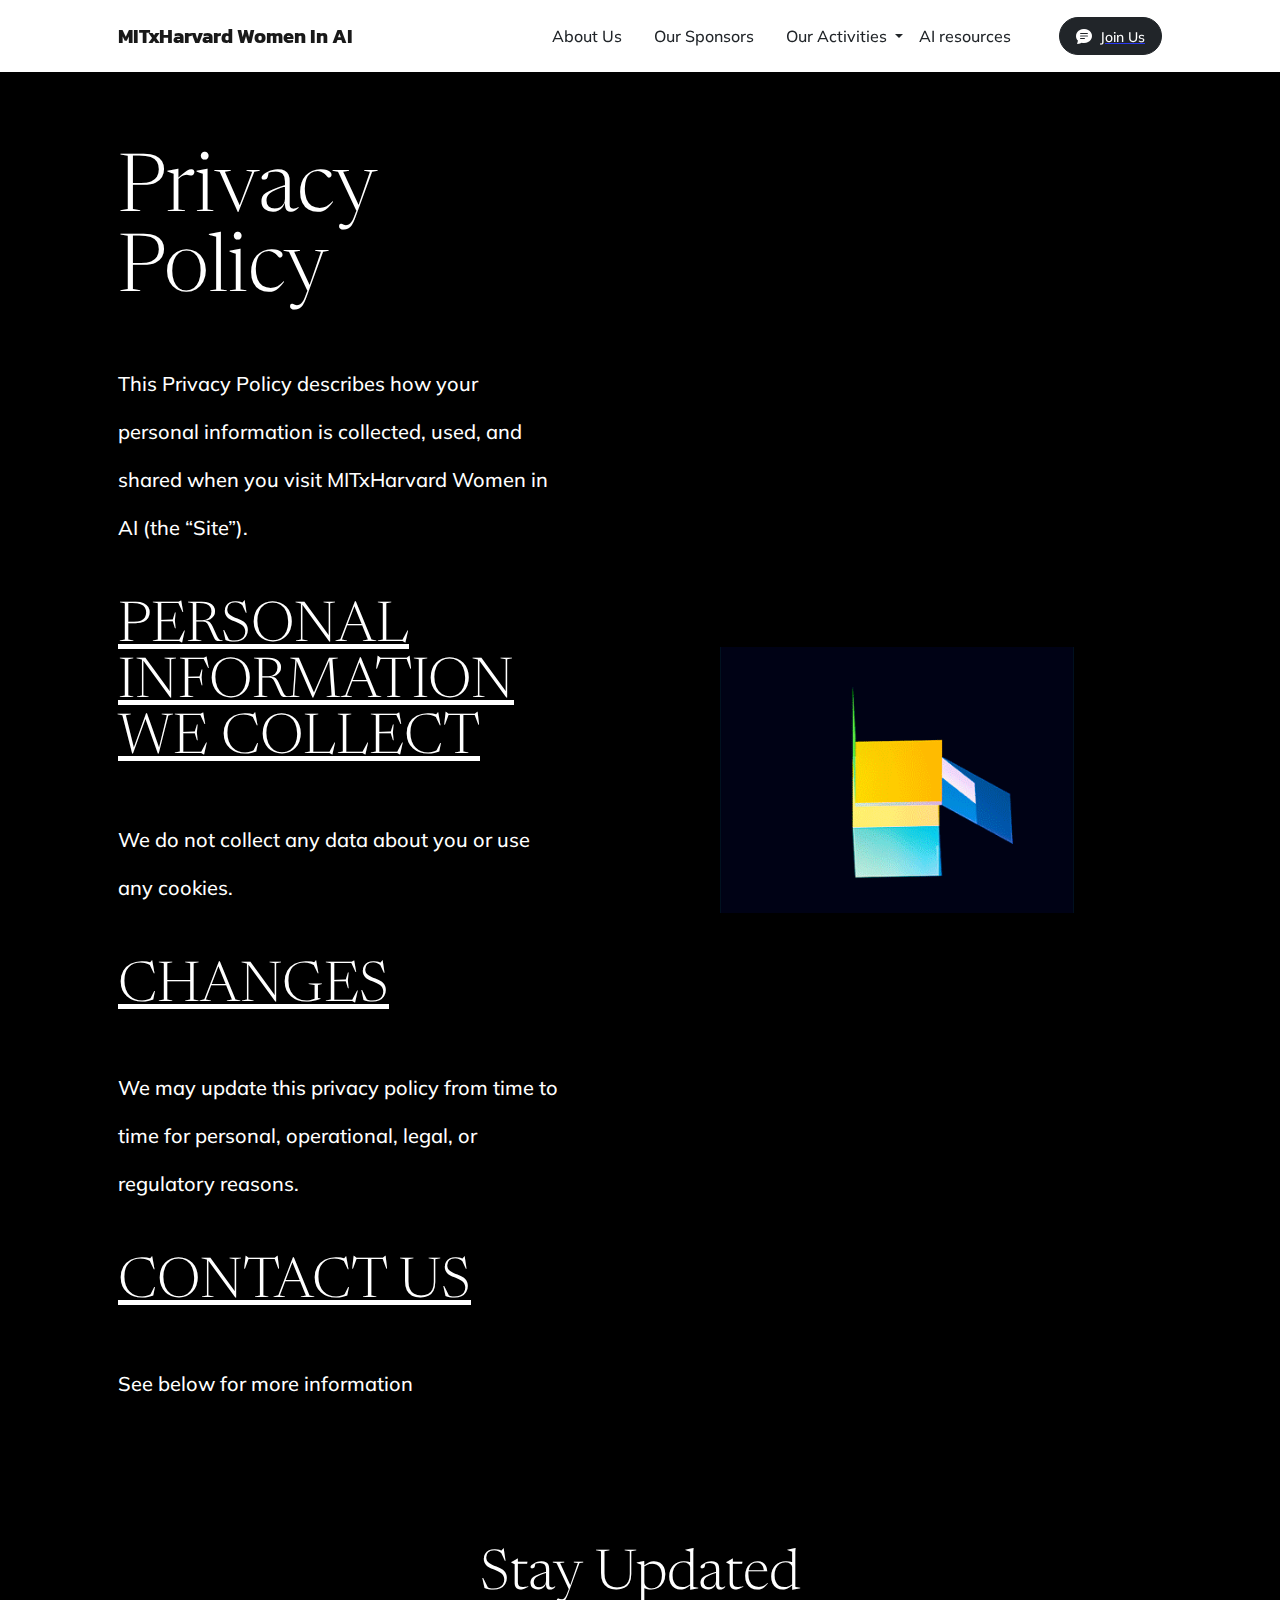
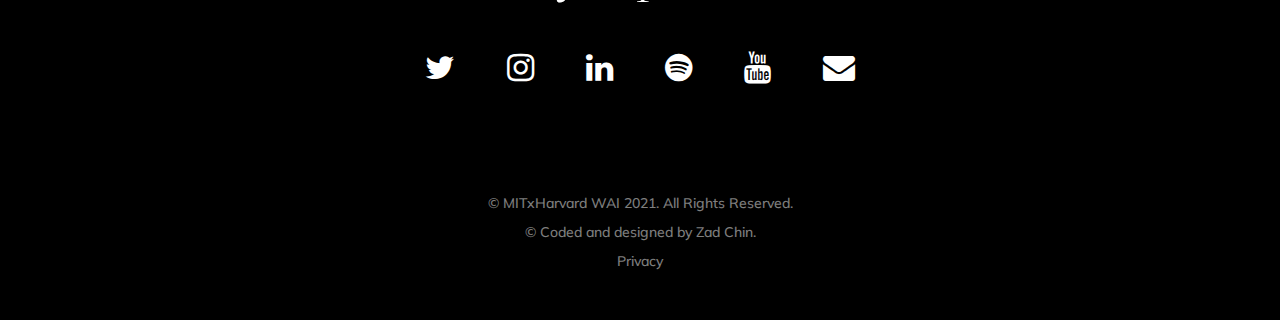
<file: privacy.html>
<!DOCTYPE html>
<html lang="en">
    <head>
        <meta charset="utf-8" />
        <meta name="viewport" content="width=device-width, initial-scale=1, shrink-to-fit=no" />
        <meta name="description" content="" />
        <meta name="author" content="" />
        <title>MITxHarvard WAI</title>
        <link rel="icon" type="image/x-icon" href="assets/favicon.ico" />
        <!-- Bootstrap icons-->
        <link href="https://cdn.jsdelivr.net/npm/bootstrap-icons@1.5.0/font/bootstrap-icons.css" rel="stylesheet" />
        <link rel="stylesheet" href="https://cdnjs.cloudflare.com/ajax/libs/font-awesome/4.7.0/css/font-awesome.min.css">
        <!-- Google fonts-->
        <link rel="preconnect" href="https://fonts.gstatic.com" />
        <link href="https://fonts.googleapis.com/css2?family=Newsreader:ital,wght@0,600;1,600&amp;display=swap" rel="stylesheet" />
        <link href="https://fonts.googleapis.com/css2?family=Mulish:ital,wght@0,300;0,500;0,600;0,700;1,300;1,500;1,600;1,700&amp;display=swap" rel="stylesheet" />
        <link href="https://fonts.googleapis.com/css2?family=Kanit:ital,wght@0,400;1,400&amp;display=swap" rel="stylesheet" />
        <!-- Core theme CSS (includes Bootstrap)-->
        <link href="css/styles.css" rel="stylesheet" />
    </head>
    <body id="page-top">
        <!-- Navigation-->
        <nav class="navbar navbar-expand-lg navbar-light fixed-top shadow-sm" id="mainNav">
            <div class="container px-5">
                <a class="navbar-brand fw-bold" href="index.html">MITxHarvard Women In AI</a>
                <a href="https://mitharvardwai.github.io/"></a>
                <button class="navbar-toggler" href="index.html" type="button" data-bs-toggle="collapse" data-bs-target="#navbarResponsive" aria-controls="navbarResponsive" aria-expanded="false" aria-label="Toggle navigation">
                    Menu
                    <i class="bi-list"></i>
                </button>
                <div class="collapse navbar-collapse" id="navbarResponsive">
                    <ul class="navbar-nav ms-auto me-4 my-3 my-lg-0">
                        <li class="nav-item"><a class="nav-link me-lg-3" href="about.html">About Us</a></li>
                        <li class="nav-item"><a class="nav-link me-lg-3" href="#!">Our Sponsors</a></li>
                        <li class="nav-item dropdown">
                            <a class="nav-link dropdown-toggle" href="#" id="navbarDropdown" role="button" data-toggle="dropdown" aria-haspopup="true" aria-expanded="false">
                             Our Activities
                            </a>
                            <div class="dropdown-menu" aria-labelledby="navbarDropdown">
                              <a class="dropdown-item" href="https://youtube.com/playlist?list=PLHRV6sepviTkADNGvPA8upzKImbL9tEw1">Expert Interview Series</a>
                              <a class="dropdown-item" href="https://youtube.com/playlist?list=PLHRV6sepviTlB3enIBrlRa_0bqqHnmXtY">Young Scienctist Interview Series</a>
                              <a class="dropdown-item" href="https://iwanttobeatuna.github.io/Ai-4-daily-life/">10 AI Podcast</a>
                            </div>
                          </li>
                        <li class="nav-item"><a class="nav-link me-lg-3" href="#!">AI resources</a></li>
                    </ul>
                    <button class="btn btn-dark rounded-pill px-3 mb-2 mb-lg-0" data-bs-toggle="modal" >
                        <span class="d-flex align-items-center">
                            <i class="bi-chat-text-fill me-2"></i>
                            <a href="https://forms.gle/QCNsgucp4HgneJC58"><span class="small text-white">Join Us</span></a>
                        </span>
                    </button>
                </div>
            </div>
        </nav>
        
        <!-- Mashead header-->
        <header class="masthead">
            <div class="container px-5">
                <div class="row gx-5 align-items-center">
                    <div class="col-lg-6">
                        <!-- Mashead text and app badges-->
                        <div class="mb-5 mb-lg-0 text-center text-lg-start">
                            <h1 class="display-1 lh-1 mb-5 text-white">Privacy Policy</h1>
                        <p class="lead fw-normal text-white mb-5 mb-lg-0 card-text" >
                            This Privacy Policy describes how your personal information is collected, used, and shared when you visit MITxHarvard Women in AI (the “Site”). </p>
                            <h6 class="display-4 lh-1 mb-5 text-left text-white mt-5"><u>PERSONAL INFORMATION WE COLLECT</u></h6>
                            <p class="lead fw-normal text-white mb-5 mb-lg-0 card-text" >
                                We do not collect any data about you or use any cookies. </p>
                            <h2 class="display-4 lh-1 mb-5 text-left text-white mt-5"><u>CHANGES</u></h2>
                            <p class="lead fw-normal text-white mb-5 mb-lg-0 card-text" >
                                We may update this privacy policy from time to time for personal, operational, legal, or regulatory reasons. </p>
                            <h2 class="display-4 lh-1 mb-5 text-left text-white mt-5"><u>CONTACT US</u></h2>
                            <p class="lead fw-normal text-white mb-5 mb-lg-0 card-text" >
                                See below for more information </p>
                            
                        </div>
                    </div>
                    <div class="col-sm-8 col-md-6">
                        <div class="px-5 px-sm-0"><img class='img-fluid' src="assets/img/4.gif" style="width: 80%; max-width: 80%; height: auto;"></div>
                    </div>
                </div>
            </div>
        </header>

        

        <!-- Social Media bar -->
                <section class="bg-black" id="social-media">
                    <div class="container">
                        <div class="row  align-items-center justify-content-center justify-content-lg-between">
                            <div class="col-12 text-center">
                                <h2 class="display-4 lh-1 mb-5 text-center text-white">Stay Updated</h2>
                            </div>
                        </div>
                    </div>
                    <div class="container px-5">
                        <div class="row gx-5 align-items-center justify-content-center justify-content-lg-between">
                            <div class="col-12 text-center text-white">
        
                                <!-- Twitter -->
                                <a href='https://mobile.twitter.com/mitxharvard_wai?lang=en' target="_blank"><i class="fa fa-twitter fa-2x mx-4 text-white"></i></a>
        
                                <!-- Instagram -->
                                <a href ="https://www.instagram.com/mitxharvard_wai/" target="_blank"><i class="fa fa-instagram fa-2x mx-4 text-white"></i></a>
        
                                <!-- Linkedin -->
                                <a href ="https://www.linkedin.com/company/mitxharvard-women-in-ai" target="_blank"><i class="fa fa-linkedin fa-2x mx-4 text-white"></i></a>
        
                                <!-- Spotify -->
                                <a href ="#!"><i class="fa fa-spotify fa-2x mx-4 text-white" target="_blank"></i></a>
        
                                <!-- Youtube -->
                                <a href ="https://www.youtube.com/channel/UCZMXuC5nC2HkcncU9TFTC8Q" target="_blank" ><i class="fa fa-youtube fa-2x mx-4 text-white"></i></a>
        
                                <!-- Email -->
                                <a href ="mailto:wai_exec@mit.edu" target="_blank"><i class="fa fa-envelope fa-2x mx-4 text-white"></i></a>
                        </div>
                    </div>
        
                    </div>
        </section>

        <!-- Footer-->
        <footer class="bg-black text-center py-5">
            <div class="container px-5">
                <div class="text-white-50 small">
                    <div class="mb-2">&copy; MITxHarvard WAI 2021. All Rights Reserved.</div>
                    <div class="mb-2">&copy; Coded and designed by <a href = "https://github.com/Iwanttobeatuna">Zad Chin</a>.</div>
                    <a href="privacy.html">Privacy</a>
                </div>
            </div>
        </footer>
            
        <!-- Bootstrap core JS-->
        <!-- Latest compiled and minified JavaScript -->
        <script src="https://maxcdn.bootstrapcdn.com/bootstrap/3.3.7/js/bootstrap.min.js" integrity="sha384-Tc5IQib027qvyjSMfHjOMaLkfuWVxZxUPnCJA7l2mCWNIpG9mGCD8wGNIcPD7Txa" crossorigin="anonymous"></script>
        <script src="https://cdn.jsdelivr.net/npm/bootstrap@5.0.1/dist/js/bootstrap.bundle.min.js"></script>
        <script src="https://ajax.googleapis.com/ajax/libs/jquery/3.1.1/jquery.min.js"></script>
        <script src="https://maxcdn.bootstrapcdn.com/bootstrap/3.3.7/js/bootstrap.min.js"></script>
        <!-- Core theme JS-->
        <script src="js/scripts.js"></script>
    </body>
</html>
</file>
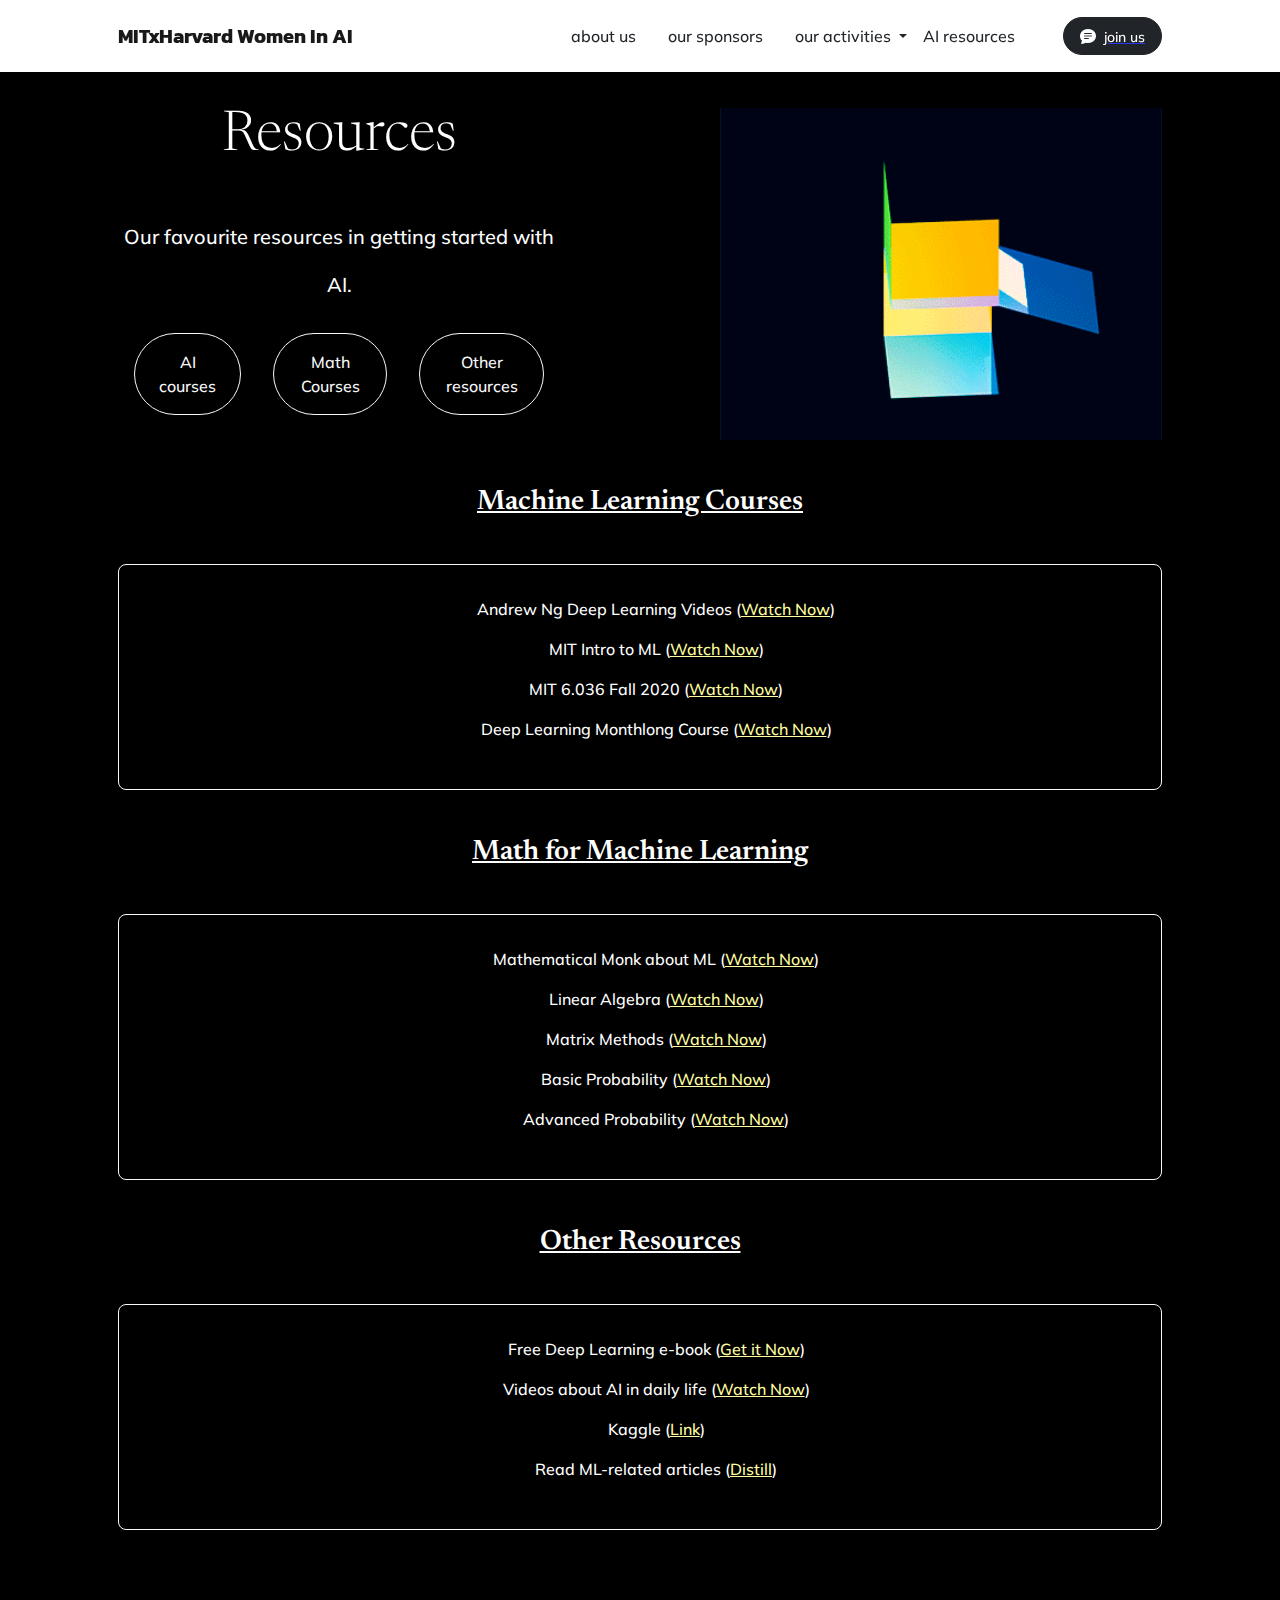
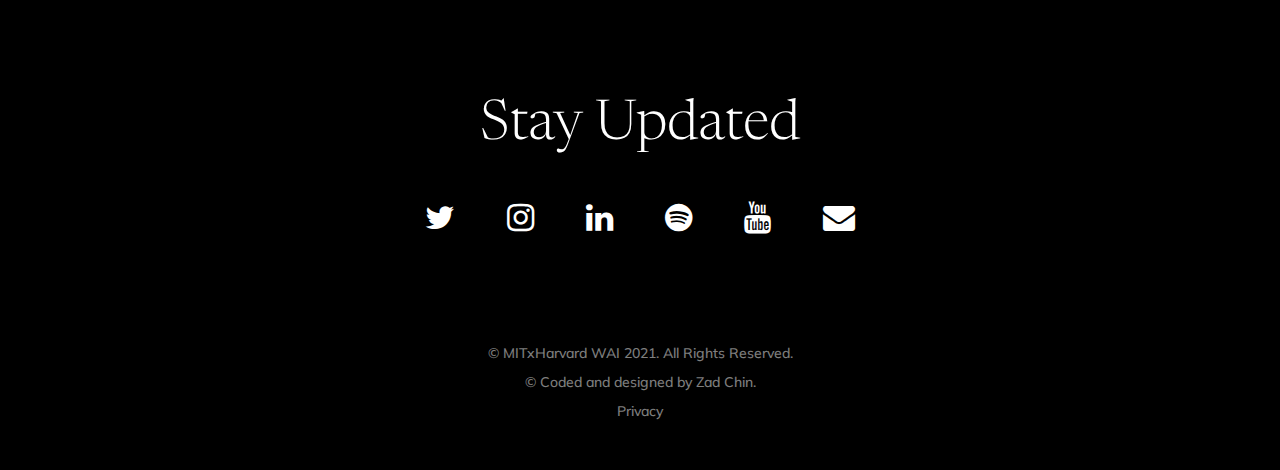
<file: resources.html>
<!DOCTYPE html>
<html lang="en">
    <head>
        <meta charset="utf-8" />
        <meta name="viewport" content="width=device-width, initial-scale=1, shrink-to-fit=no" />
        <meta name="description" content="" />
        <meta name="author" content="" />
        <title>MITxHarvard WAI</title>
        <link rel="icon" type="image/x-icon" href="assets/favicon.ico" />
        <!-- Bootstrap icons-->
        <link href="https://cdn.jsdelivr.net/npm/bootstrap-icons@1.5.0/font/bootstrap-icons.css" rel="stylesheet" />
        <link rel="stylesheet" href="https://cdnjs.cloudflare.com/ajax/libs/font-awesome/4.7.0/css/font-awesome.min.css">
        <!-- Google fonts-->
        <link rel="preconnect" href="https://fonts.gstatic.com" />
        <link href="https://fonts.googleapis.com/css2?family=Newsreader:ital,wght@0,600;1,600&amp;display=swap" rel="stylesheet" />
        <link href="https://fonts.googleapis.com/css2?family=Mulish:ital,wght@0,300;0,500;0,600;0,700;1,300;1,500;1,600;1,700&amp;display=swap" rel="stylesheet" />
        <link href="https://fonts.googleapis.com/css2?family=Kanit:ital,wght@0,400;1,400&amp;display=swap" rel="stylesheet" />
        <!-- Core theme CSS (includes Bootstrap)-->
        <link href="css/styles.css" rel="stylesheet" />
    </head>
    <body id="page-top">
        <!-- Navigation-->
        <nav class="navbar navbar-expand-lg navbar-light fixed-top shadow-sm" id="mainNav">
            <div class="container px-5">
                <a class="navbar-brand fw-bold" href="index.html">MITxHarvard Women In AI</a>
                <a href="https://mitharvardwai.github.io/"></a>
                <button class="navbar-toggler" href="index.html" type="button" data-bs-toggle="collapse" data-bs-target="#navbarResponsive" aria-controls="navbarResponsive" aria-expanded="false" aria-label="Toggle navigation">
                    Menu
                    <i class="bi-list"></i>
                </button>
                <div class="collapse navbar-collapse" id="navbarResponsive">
                    <ul class="navbar-nav ms-auto me-4 my-3 my-lg-0">
                        <li class="nav-item"><a class="nav-link me-lg-3" href="about.html">about us</a></li>
                        <li class="nav-item"><a class="nav-link me-lg-3" href="#!">our sponsors</a></li>
                        <li class="nav-item dropdown">
                            <a class="nav-link dropdown-toggle" href="#" id="navbarDropdown" role="button" data-toggle="dropdown" aria-haspopup="true" aria-expanded="false">
                             our activities
                            </a>
                            <div class="dropdown-menu" aria-labelledby="navbarDropdown">
                              <a class="dropdown-item" href="https://youtube.com/playlist?list=PLHRV6sepviTkADNGvPA8upzKImbL9tEw1">Expert Interview Series</a>
                              <a class="dropdown-item" href="https://youtube.com/playlist?list=PLHRV6sepviTlB3enIBrlRa_0bqqHnmXtY">Young Scienctist Interview Series</a>
                              <a class="dropdown-item" href="https://iwanttobeatuna.github.io/Ai-4-daily-life/">10 AI Podcast</a>
                            </div>
                          </li>
                        <li class="nav-item"><a class="nav-link me-lg-3" href="resources.html">AI resources</a></li>
                    </ul>
                    <button class="btn btn-dark rounded-pill px-3 mb-2 mb-lg-0" data-bs-toggle="modal" >
                        <span class="d-flex align-items-center">
                            <i class="bi-chat-text-fill me-2"></i>
                            <a href="https://forms.gle/QCNsgucp4HgneJC58"><span class="small text-white">join us</span></a>
                        </span>
                    </button>
                </div>
            </div>
        </nav>
        
        
        <!-- Basic features section-->
        <section class="bg-black mt-5" id="resources">
            <div class="container px-5">
                <div class="row gx-5 align-items-center justify-content-center justify-content-lg-between">
                    <div class="col-lg-6">
                        <h2 class="display-4 lh-1 mb-5 text-center text-white">Resources</h2>
                        <p class="lead fw-normal text-white mb-5 mb-lg-0 card-text text-center" >
                           Our favourite resources in getting started with AI. </p>
                        
                        <div class="d-flex flex-column flex-lg-row align-items-center justify-content-center">
                            <a class="btn btn-outline-light py-3 px-4 mt-4 mb-4 mx-3 rounded-pill" href="#courses" target="_self">AI courses</a>
                            <a class="btn btn-outline-light py-3 px-4 mt-4 mb-4 mx-3 rounded-pill" href="#math" target="_self">Math Courses</a>
                            <a class="btn btn-outline-light py-3 px-4 mt-4 mb-4 mx-3 rounded-pill" href="#others" target="_self">Other resources</a>
                        </div>
                    </div>
                
                
                     <div class="col-sm-8 col-md-6">
                        <div class="px-5 px-sm-0"><img class='img-fluid' src="assets/img/4.gif" style="width: 100%; max-width: 100%; height: auto;"></div>
                    </div>
                </div>
            </div>
        
        <!--Resources courses tab-->

        <div class ="container px-5 mt-5 mb-5" id="courses">
            <h3 class="lh-1 mb-5 text-center text-white"><u>Machine Learning Courses</u></h3>
            <div class="row">
                <div class="col-12">
                    <div class="card shadow p-3 rounded border-light bg-transparent text-center">
                        <div class="card-body">
                            <ul class ="text-white text-center">
                                <p>Andrew Ng Deep Learning Videos (<a href ="https://www.youtube.com/watch?v=PPLop4L2eGk&list=PLLssT5z_DsK-h9vYZkQkYNWcItqhlRJLN"style="color:#ffffa0">Watch Now</a>)</p>
                                <p>MIT Intro to ML (<a href ="https://ocw.mit.edu/courses/electrical-engineering-and-computer-science/6-867-machine-learning-fall-2006/"style="color:#ffffa0">Watch Now</a>)</p>
                                <p>MIT 6.036 Fall 2020 (<a href ="http://people.csail.mit.edu/tbroderick//ml.html" style="color:#ffffa0">Watch Now</a>)</p>
                                <p>Deep Learning Monthlong Course (<a href ="https://www.youtube.com/watch?v=njKP3FqW3Sk" style="color:#ffffa0">Watch Now</a>)</p>
                              </ul>
                        </div>
                        </div>
                    </div>
                </div>   
            </div>
        </div>

        <div class ="container px-5 mt-5 mb-5" id="math">
            <h3 class="lh-1 mb-5 text-center text-white"><u>Math for Machine Learning</u></h3>
            <div class="row">
                <div class="col-12">
                    <div class="card shadow p-3 rounded border-light bg-transparent text-center">
                        <div class="card-body">
                            <ul class ="text-white text-center">
                                <p>Mathematical Monk about ML (<a href ="https://www.youtube.com/watch?v=yDLKJtOVx5c" style="color:#ffffa0">Watch Now</a>)</p>
                                <p>Linear Algebra (<a href ="https://www.youtube.com/watch?v=fNk_zzaMoSs&list=PLZHQObOWTQDPD3MizzM2xVFitgF8hE_ab" style="color:#ffffa0">Watch Now</a>)</p>
                                <p>Matrix Methods (<a href ="https://www.youtube.com/watch?v=Cx5Z-OslNWE&list=PLUl4u3cNGP63oMNUHXqIUcrkS2PivhN3k" style="color:#ffffa0">Watch Now</a>)</p>
                                <p>Basic Probability (<a href ="https://www.youtube.com/watch?v=dqgZxu9qc2w&list=PLFGZup_HuWTtIs0Xbzt7vDoFrnZxN4VXT" style="color:#ffffa0">Watch Now</a>)</p>
                                <p>Advanced Probability (<a href ="https://www.youtube.com/playlist?list=PL17567A1A3F5DB5E4" style="color:#ffffa0">Watch Now</a>)</p>
                              </ul>
                        </div>
                        </div>
                    </div>
                </div>   
            </div>
        </div>

        <div class ="container px-5 mt-5 mb-5" id="others">
            <h3 class="lh-1 mb-5 text-center text-white"><u>Other Resources</u></h3>
            <div class="row">
                <div class="col-12">
                    <div class="card shadow p-3 rounded border-light bg-transparent text-center">
                        <div class="card-body">
                            <ul class ="text-white text-center">
                                <p>Free Deep Learning e-book (<a href ="deeplearningbook.org" style="color:#ffffa0">Get it Now</a>)</p>
                                <p>Videos about AI in daily life (<a href ="https://www.youtube.com/channel/UC1H1NWNTG2Xi3pt85ykVSHA" style="color:#ffffa0">Watch Now</a>)</p>
                                <p>Kaggle (<a href ="https://www.kaggle.com/" style="color:#ffffa0">Link</a>)</p>
                                <p>Read ML-related articles (<a href ="https://distill.pub/" style="color:#ffffa0">Distill</a>)</p>
                              </ul>
                        </div>
                        </div>
                    </div>
                </div>   
            </div>
        </div>


        </section>




        <!-- Social Media bar -->
                <section class="bg-black" id="social-media">
                    <div class="container">
                        <div class="row  align-items-center justify-content-center justify-content-lg-between">
                            <div class="col-12 text-center">
                                <h2 class="display-4 lh-1 mb-5 text-center text-white">Stay Updated</h2>
                            </div>
                        </div>
                    </div>
                    <div class="container px-5">
                        <div class="row gx-5 align-items-center justify-content-center justify-content-lg-between">
                            <div class="col-12 text-center text-white">
        
                                <!-- Twitter -->
                                <a href='https://mobile.twitter.com/mitxharvard_wai?lang=en' target="_blank"><i class="fa fa-twitter fa-2x mx-4 text-white"></i></a>
        
                                <!-- Instagram -->
                                <a href ="https://www.instagram.com/mitxharvard_wai/" target="_blank"><i class="fa fa-instagram fa-2x mx-4 text-white"></i></a>
        
                                <!-- Linkedin -->
                                <a href ="https://www.linkedin.com/company/mitxharvard-women-in-ai" target="_blank"><i class="fa fa-linkedin fa-2x mx-4 text-white"></i></a>
        
                                <!-- Spotify -->
                                <a href ="#!"><i class="fa fa-spotify fa-2x mx-4 text-white" target="_blank"></i></a>
        
                                <!-- Youtube -->
                                <a href ="https://www.youtube.com/channel/UCZMXuC5nC2HkcncU9TFTC8Q" target="_blank" ><i class="fa fa-youtube fa-2x mx-4 text-white"></i></a>
        
                                <!-- Email -->
                                <a href ="mailto:wai_exec@mit.edu" target="_blank"><i class="fa fa-envelope fa-2x mx-4 text-white"></i></a>
                        </div>
                    </div>
        
                    </div>
        </section>

        <!-- Footer-->
        <footer class="bg-black text-center py-5">
            <div class="container px-5">
                <div class="text-white-50 small">
                    <div class="mb-2">&copy; MITxHarvard WAI 2021. All Rights Reserved.</div>
                    <div class="mb-2">&copy; Coded and designed by <a href = "https://github.com/Iwanttobeatuna">Zad Chin</a>.</div>
                    <a href="privacy.html">Privacy</a>
                </div>
            </div>
        </footer>
        
        <!-- Bootstrap core JS-->
        <!-- Latest compiled and minified JavaScript -->
        <script src="https://maxcdn.bootstrapcdn.com/bootstrap/3.3.7/js/bootstrap.min.js" integrity="sha384-Tc5IQib027qvyjSMfHjOMaLkfuWVxZxUPnCJA7l2mCWNIpG9mGCD8wGNIcPD7Txa" crossorigin="anonymous"></script>
        <script src="https://cdn.jsdelivr.net/npm/bootstrap@5.0.1/dist/js/bootstrap.bundle.min.js"></script>
        <script src="https://ajax.googleapis.com/ajax/libs/jquery/3.1.1/jquery.min.js"></script>
        <script src="https://maxcdn.bootstrapcdn.com/bootstrap/3.3.7/js/bootstrap.min.js"></script>
        <!-- Core theme JS-->
        <script src="js/scripts.js"></script>
        
    </body>
</html>
</file>
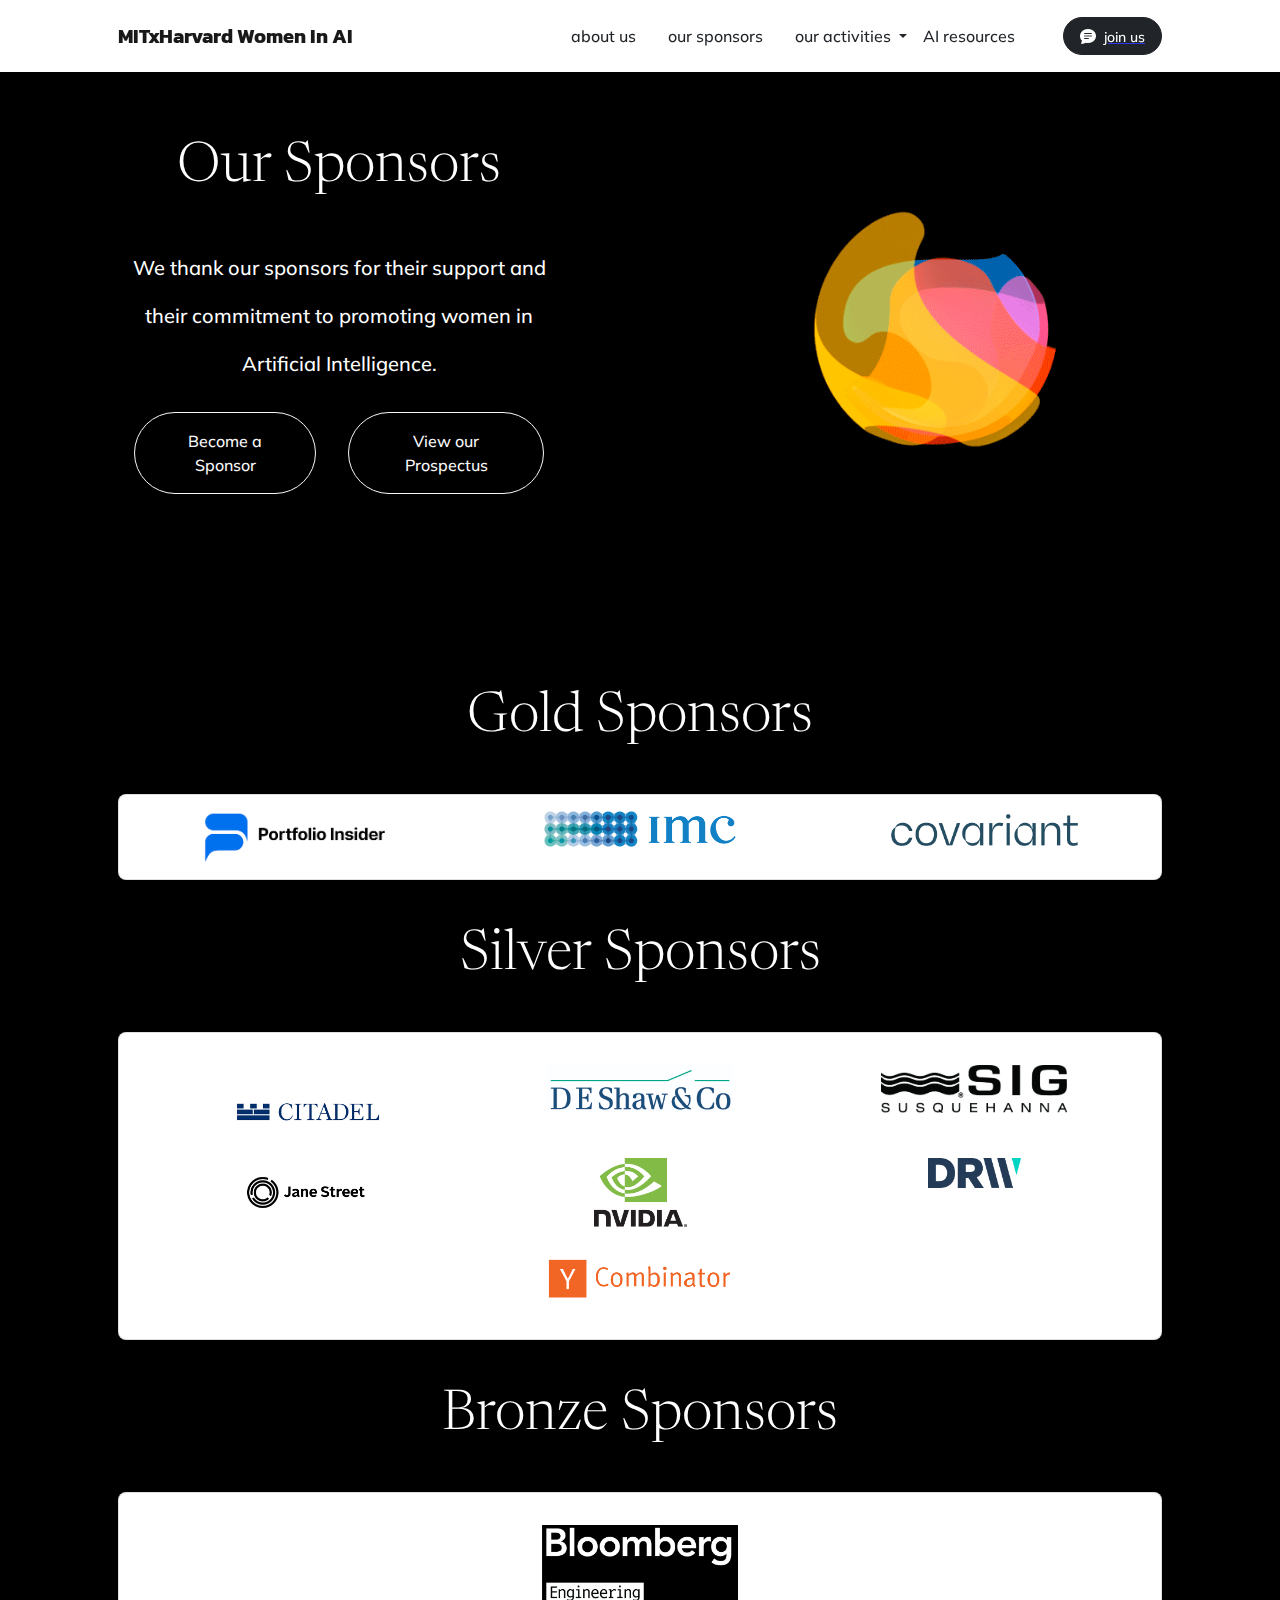
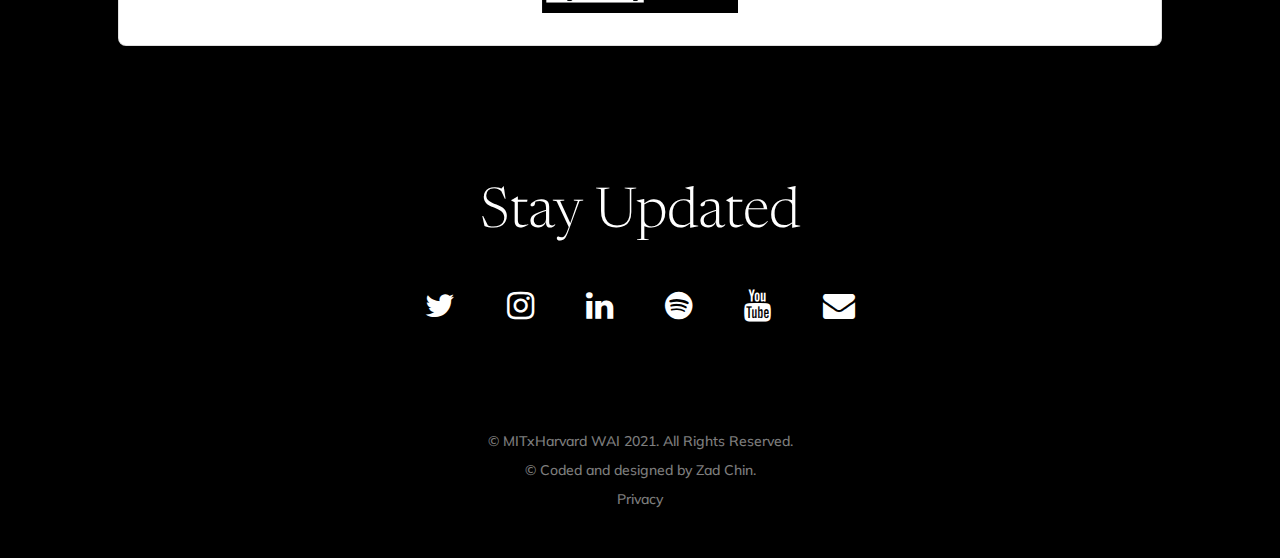
<file: sponsors.html>
<!DOCTYPE html>
<html lang="en">
    <head>
        <meta charset="utf-8" />
        <meta name="viewport" content="width=device-width, initial-scale=1, shrink-to-fit=no" />
        <meta name="description" content="" />
        <meta name="author" content="" />
        <title>MITxHarvard WAI</title>
        <link rel="icon" type="image/x-icon" href="assets/favicon.ico" />
        <!-- Bootstrap icons-->
        <link href="https://cdn.jsdelivr.net/npm/bootstrap-icons@1.5.0/font/bootstrap-icons.css" rel="stylesheet" />
        <link rel="stylesheet" href="https://cdnjs.cloudflare.com/ajax/libs/font-awesome/4.7.0/css/font-awesome.min.css">
        <!-- Google fonts-->
        <link rel="preconnect" href="https://fonts.gstatic.com" />
        <link href="https://fonts.googleapis.com/css2?family=Newsreader:ital,wght@0,600;1,600&amp;display=swap" rel="stylesheet" />
        <link href="https://fonts.googleapis.com/css2?family=Mulish:ital,wght@0,300;0,500;0,600;0,700;1,300;1,500;1,600;1,700&amp;display=swap" rel="stylesheet" />
        <link href="https://fonts.googleapis.com/css2?family=Kanit:ital,wght@0,400;1,400&amp;display=swap" rel="stylesheet" />
        <!-- Core theme CSS (includes Bootstrap)-->
        <link href="css/styles.css" rel="stylesheet" />
        <script src="https://maxcdn.bootstrapcdn.com/bootstrap/4.0.0/js/bootstrap.min.js" integrity="sha384-JZR6Spejh4U02d8jOt6vLEHfe/JQGiRRSQQxSfFWpi1MquVdAyjUar5+76PVCmYl" crossorigin="anonymous"></script>
    </head>
    <body id="page-top">
        <!-- Navigation-->
        <nav class="navbar navbar-expand-lg navbar-light fixed-top shadow-sm" id="mainNav">
            <div class="container px-5">
                <a class="navbar-brand fw-bold" href="index.html">MITxHarvard Women In AI</a>
                <a href="https://mitharvardwai.github.io/"></a>
                <button class="navbar-toggler" href="index.html" type="button" data-bs-toggle="collapse" data-bs-target="#navbarResponsive" aria-controls="navbarResponsive" aria-expanded="false" aria-label="Toggle navigation">
                    Menu
                    <i class="bi-list"></i>
                </button>
                <div class="collapse navbar-collapse" id="navbarResponsive">
                    <ul class="navbar-nav ms-auto me-4 my-3 my-lg-0">
                        <li class="nav-item"><a class="nav-link me-lg-3" href="about.html">about us</a></li>
                        <li class="nav-item"><a class="nav-link me-lg-3" href="sponsors.html">our sponsors</a></li>
                        <li class="nav-item dropdown">
                            <a class="nav-link dropdown-toggle" href="#" id="navbarDropdown" role="button" data-toggle="dropdown" aria-haspopup="true" aria-expanded="false">
                             our activities
                            </a>
                            <div class="dropdown-menu" aria-labelledby="navbarDropdown">
                              <a class="dropdown-item" href="https://youtube.com/playlist?list=PLHRV6sepviTkADNGvPA8upzKImbL9tEw1">Expert Interview Series</a>
                              <a class="dropdown-item" href="https://youtube.com/playlist?list=PLHRV6sepviTlB3enIBrlRa_0bqqHnmXtY">Young Scienctist Interview Series</a>
                              <a class="dropdown-item" href="https://iwanttobeatuna.github.io/Ai-4-daily-life/">10 AI Podcast</a>
                            </div>
                          </li>
                        <li class="nav-item"><a class="nav-link me-lg-3" href="resources.html">AI resources</a></li>
                    </ul>
                    <button class="btn btn-dark rounded-pill px-3 mb-2 mb-lg-0" data-bs-toggle="modal" >
                        <span class="d-flex align-items-center">
                            <i class="bi-chat-text-fill me-2"></i>
                            <a href="https://forms.gle/QCNsgucp4HgneJC58"><span class="small text-white">join us</span></a>
                        </span>
                    </button>
                </div>
            </div>
        </nav>
        
        
        <!-- Basic features section-->
        <section class="bg-black mt-5" id="resources">
            <div class="container px-5">
                <div class="row gx-5 align-items-center justify-content-center justify-content-lg-between">
                    <div class="col-lg-6">
                        <h2 class="display-4 lh-1 mb-5 text-center text-white">Our Sponsors</h2>
                        <p class="lead fw-normal text-white mb-5 mb-lg-0 card-text text-center" >
                            We thank our sponsors for their support and their commitment to promoting women in Artificial Intelligence.</p>
                        
                        <div class="d-flex flex-column flex-lg-row align-items-center justify-content-center">
                            <a class="btn btn-outline-light py-3 px-4 mt-4 mb-4 mx-3 rounded-pill" href="https://forms.gle/5ucbakyzcQsqQCwg7" target="_self">Become a Sponsor</a>
                            <a class="btn btn-outline-light py-3 px-4 mt-4 mb-4 mx-3 rounded-pill" href="https://drive.google.com/file/d/1iDvIJeJjEVEjJnCp7jCIyAsz921wa-lK/view" target="_blank">View our Prospectus</a>
                        </div>
                    </div>
                
                
                     <div class="col-sm-8 col-md-6">
                        <div class="px-5 px-sm-0"><img class='img-fluid' src="assets/img/5.gif" style="width: 100%; max-width: 100%; height: auto;"></div>
                    </div>
                </div>
            </div>
        </section>

            <!-- Our sponsor-->
        <aside class="text-center bg-black" id ='sponsor'>
            <div class="container px-5">
                <div class="row gx-5 justify-content-center">
                    <div class="col-12">
                        <h2 class="display-4 lh-1 mb-5 text-center text-white">Gold Sponsors</h2>
                        <div class="card shadow p-3 rounded bg-white text-center">
                            
                                <div class="row text-center">
                                    <div class="col">
                                        <div class="px-5 px-sm-0"><img class='img-fluid' src="assets/img/sponsors/portfolio_insider_GOLD.png" style="width: 60%; max-width: 60%; height: auto;"></div>
                                    </div>
                                    <div class="col">
                                        <div class="px-5 px-sm-0"><img class='img-fluid' src="assets/img/sponsors/IMC_GOLD.png" style="width: 60%; max-width: 60%; height: auto;"></div>
                                    </div>  
                                    <div class="col">
                                        <div class="px-5 px-sm-0"><img class='img-fluid' src="assets/img/sponsors/covariant_GOLD.png" style="width: 60%; max-width: 60%; height: auto;"></div>
                                    </div>    
                                </div>
                                
                        
                        </div>
                    </div>
                    

                    <div class="col-12 mt-5">
                        <h2 class="display-4 lh-1 mb-5 text-center text-white">Silver Sponsors</h2> 
                        <div class="card shadow p-3 rounded bg-white text-center">
                            <div class = "card-body">
                                <div class="row text-center">
                                    <div class="col">
                                        <div class="px-5 px-sm-0"><img class='img-fluid' src="assets/img/sponsors/citadel.png" style="width: 60%; max-width: 60%; height: auto;"></div>
                                    </div>
                                    <div class="col">
                                        <div class="px-5 px-sm-0"><img class='img-fluid' src="assets/img/sponsors/deshaw_SILVER.jpg" style="width: 60%; max-width: 60%; height: auto;"></div>
                                    </div> 
                                    <div class="col">
                                        <div class="px-5 px-sm-0"><img class='img-fluid' src="assets/img/sponsors/SIG_SILVER.jpg" style="width: 60%; max-width: 60%; height: auto;"></div>
                                    </div>     
                                </div>
                                <div class="row text-center">
                                    <div class="col">
                                        <div class="px-5 px-sm-0"><img class='img-fluid' src="assets/img/sponsors/Jane-Street.jpeg" style="width: 40%; max-width: 40%; height: auto;"></div>
                                    </div>
                                    <div class="col">
                                        <div class="px-5 px-sm-0"><img class='img-fluid' src="assets/img/sponsors/NVLogo_2D_SILVER.jpg" style="width: 30%; max-width: 30%; height: auto;"></div>
                                    </div>
                                    <div class="col">
                                        <div class="px-5 px-sm-0"><img class='img-fluid' src="assets/img/sponsors/DRW_logo_SILVER.png" style="width: 30%; max-width: 30%; height: auto;"></div>
                                    </div>  
                                    
                                </div>
                                <div class="row text-center">
                                    <div class="col">
                                        <div class="px-5 px-sm-0 mt-4"><img class='img-fluid' src="assets/img/sponsors/Y_Combinator_logo_.png" style="width: 20%; max-width: 20%; height: auto;"></div>
                                    </div>
                                </div>
                            </div>
                        </div>
                    </div>

                    <div class="col-12 mt-5">
                        <h2 class="display-4 lh-1 mb-5 text-center text-white">Bronze Sponsors</h2>

                        <div class="card shadow p-3 rounded bg-white text-center">
                            <div class = "card-body">
                                <div class="row text-center">
                                    <div class="col">
                                        <div class="px-5 px-sm-0"><img class='img-fluid' src="assets/img/sponsors/bloomberg_updated_BRONZE-01.png" style="width: 20%; max-width: 20%; height: auto;"></div>
                                    </div>                                   
                                </div>
                            </div>
                        </div>
                    

                    

                </div>


            </div>
        </aside>

        
 



        <!-- Social Media bar -->
                <section class="bg-black" id="social-media">
                    <div class="container">
                        <div class="row  align-items-center justify-content-center justify-content-lg-between">
                            <div class="col-12 text-center">
                                <h2 class="display-4 lh-1 mb-5 text-center text-white">Stay Updated</h2>
                            </div>
                        </div>
                    </div>
                    <div class="container px-5">
                        <div class="row gx-5 align-items-center justify-content-center justify-content-lg-between">
                            <div class="col-12 text-center text-white">
        
                                <!-- Twitter -->
                                <a href='https://mobile.twitter.com/mitxharvard_wai?lang=en' target="_blank"><i class="fa fa-twitter fa-2x mx-4 text-white"></i></a>
        
                                <!-- Instagram -->
                                <a href ="https://www.instagram.com/mitxharvard_wai/" target="_blank"><i class="fa fa-instagram fa-2x mx-4 text-white"></i></a>
        
                                <!-- Linkedin -->
                                <a href ="https://www.linkedin.com/company/mitxharvard-women-in-ai" target="_blank"><i class="fa fa-linkedin fa-2x mx-4 text-white"></i></a>
        
                                <!-- Spotify -->
                                <a href ="#!"><i class="fa fa-spotify fa-2x mx-4 text-white" target="_blank"></i></a>
        
                                <!-- Youtube -->
                                <a href ="https://www.youtube.com/channel/UCZMXuC5nC2HkcncU9TFTC8Q" target="_blank" ><i class="fa fa-youtube fa-2x mx-4 text-white"></i></a>
        
                                <!-- Email -->
                                <a href ="mailto:wai_exec@mit.edu" target="_blank"><i class="fa fa-envelope fa-2x mx-4 text-white"></i></a>
                        </div>
                    </div>
        
                    </div>
        </section>

        <!-- Footer-->
        <footer class="bg-black text-center py-5">
            <div class="container px-5">
                <div class="text-white-50 small">
                    <div class="mb-2">&copy; MITxHarvard WAI 2021. All Rights Reserved.</div>
                    <div class="mb-2">&copy; Coded and designed by <a href = "https://github.com/Iwanttobeatuna">Zad Chin</a>.</div>
                    <a href="privacy.html">Privacy</a>
                </div>
            </div>
        </footer>
        
        <!-- Bootstrap core JS-->
        <!-- Latest compiled and minified JavaScript -->
        <script src="https://code.jquery.com/jquery-3.2.1.slim.min.js" integrity="sha384-KJ3o2DKtIkvYIK3UENzmM7KCkRr/rE9/Qpg6aAZGJwFDMVNA/GpGFF93hXpG5KkN" crossorigin="anonymous"></script>
<script src="https://cdnjs.cloudflare.com/ajax/libs/popper.js/1.12.9/umd/popper.min.js" integrity="sha384-ApNbgh9B+Y1QKtv3Rn7W3mgPxhU9K/ScQsAP7hUibX39j7fakFPskvXusvfa0b4Q" crossorigin="anonymous"></script>
        <script src="https://maxcdn.bootstrapcdn.com/bootstrap/3.3.7/js/bootstrap.min.js" integrity="sha384-Tc5IQib027qvyjSMfHjOMaLkfuWVxZxUPnCJA7l2mCWNIpG9mGCD8wGNIcPD7Txa" crossorigin="anonymous"></script>
        <script src="https://cdn.jsdelivr.net/npm/bootstrap@5.0.1/dist/js/bootstrap.bundle.min.js"></script>
        <script src="https://ajax.googleapis.com/ajax/libs/jquery/3.1.1/jquery.min.js"></script>
        <script src="https://maxcdn.bootstrapcdn.com/bootstrap/3.3.7/js/bootstrap.min.js"></script>
        <!-- Core theme JS-->
        <script src="js/scripts.js"></script>
        
    </body>
</html>
</file>
